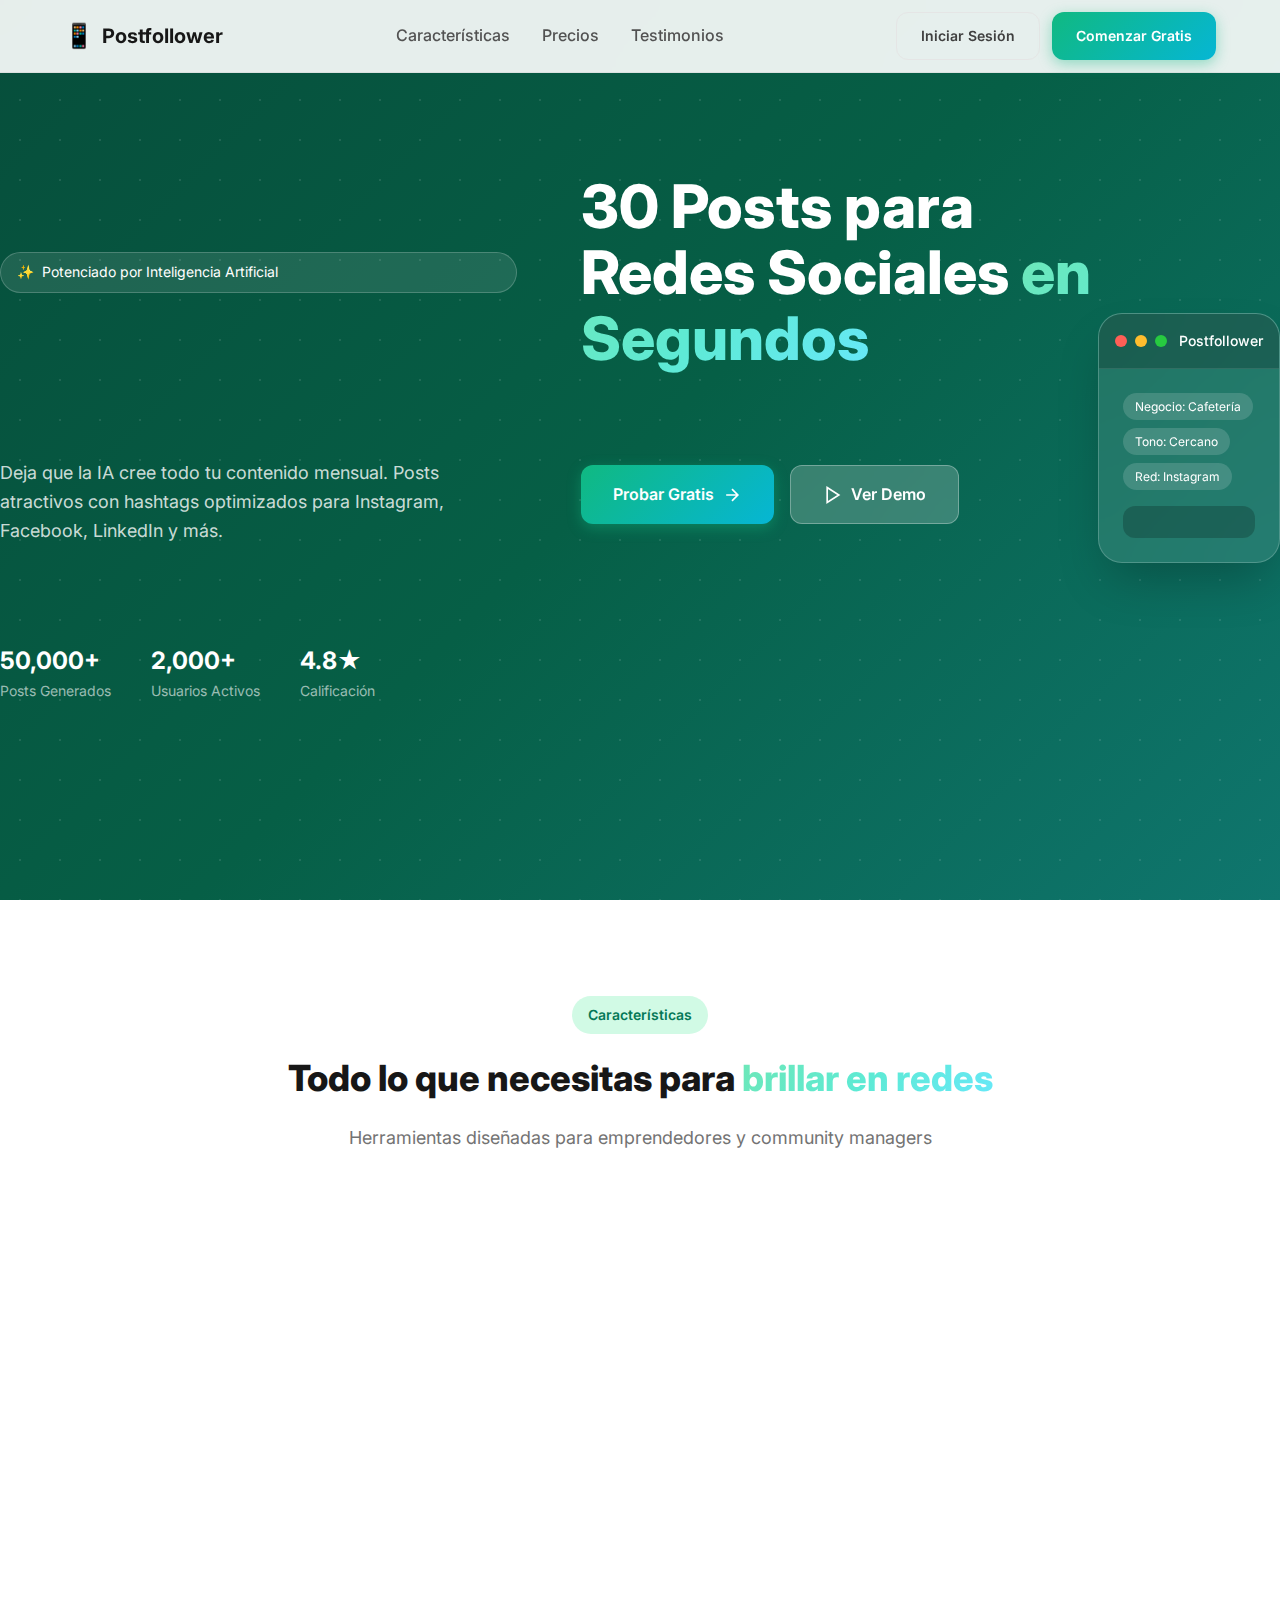
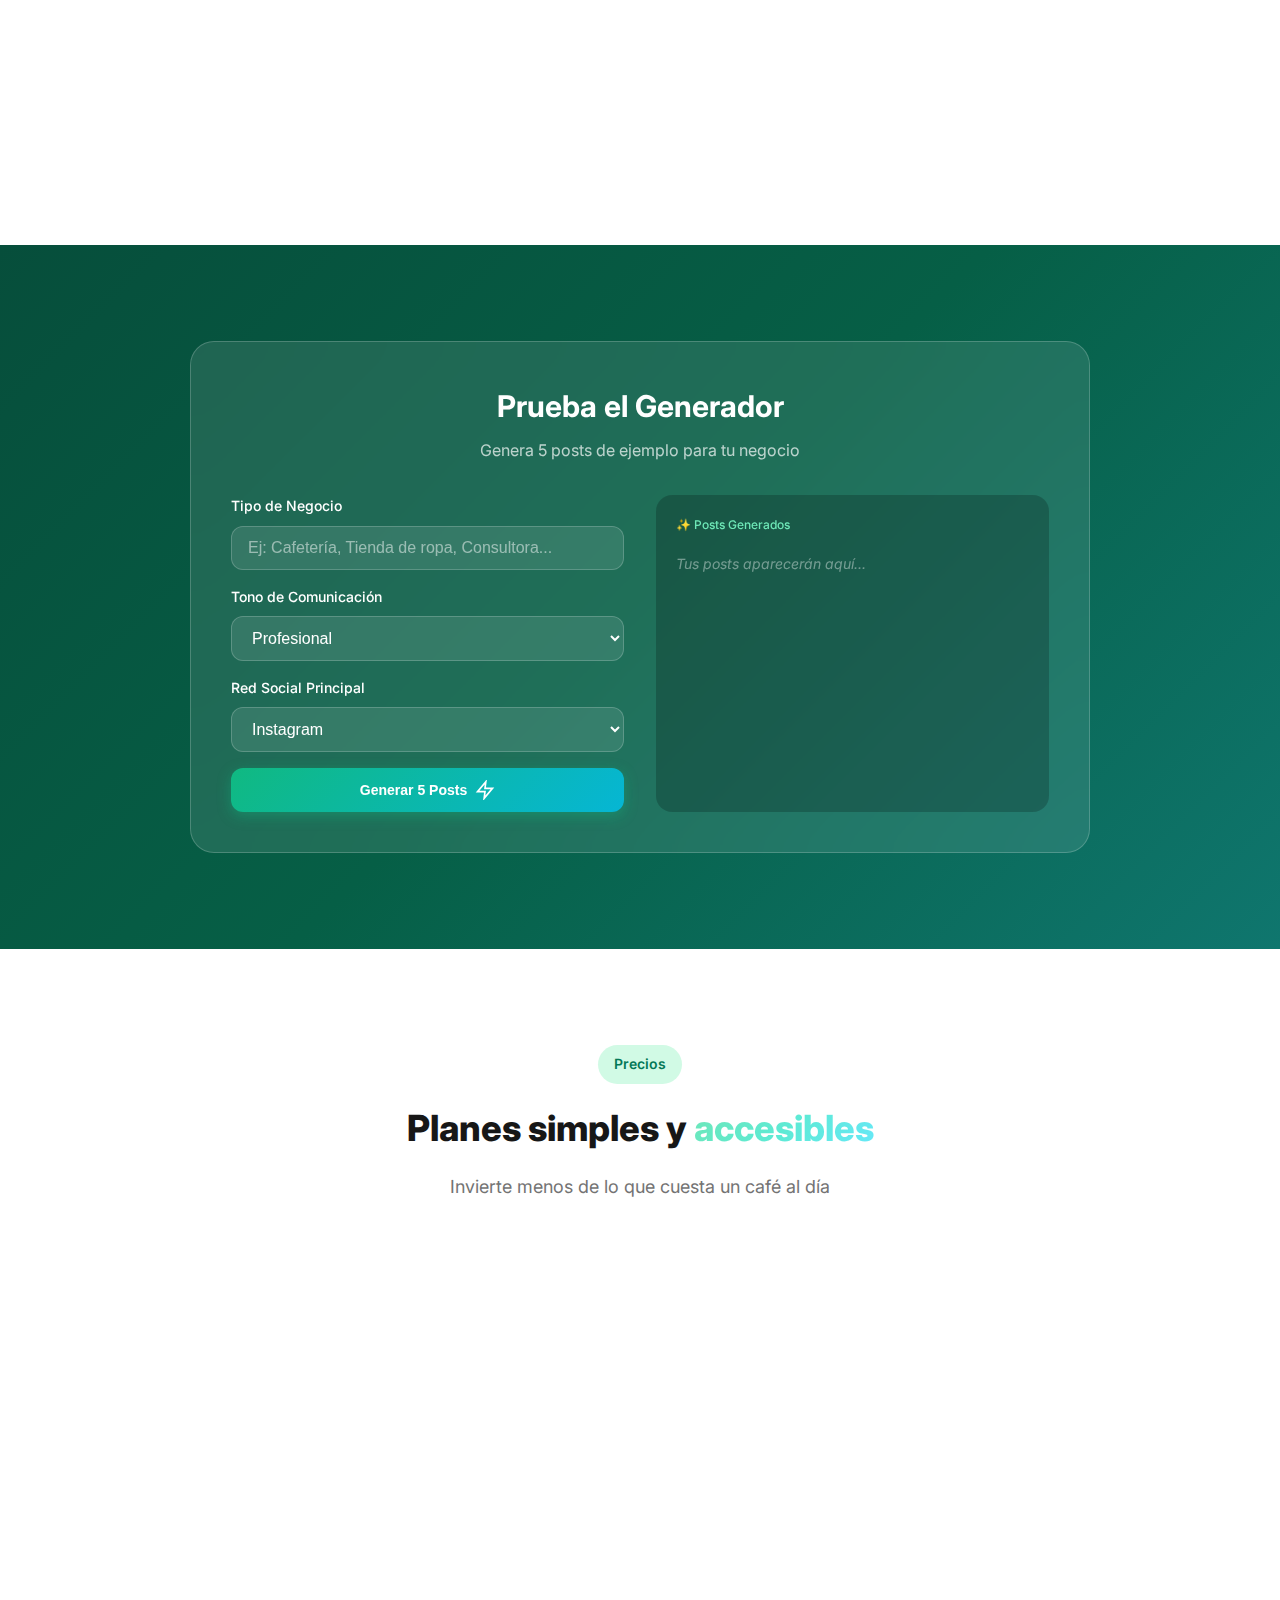
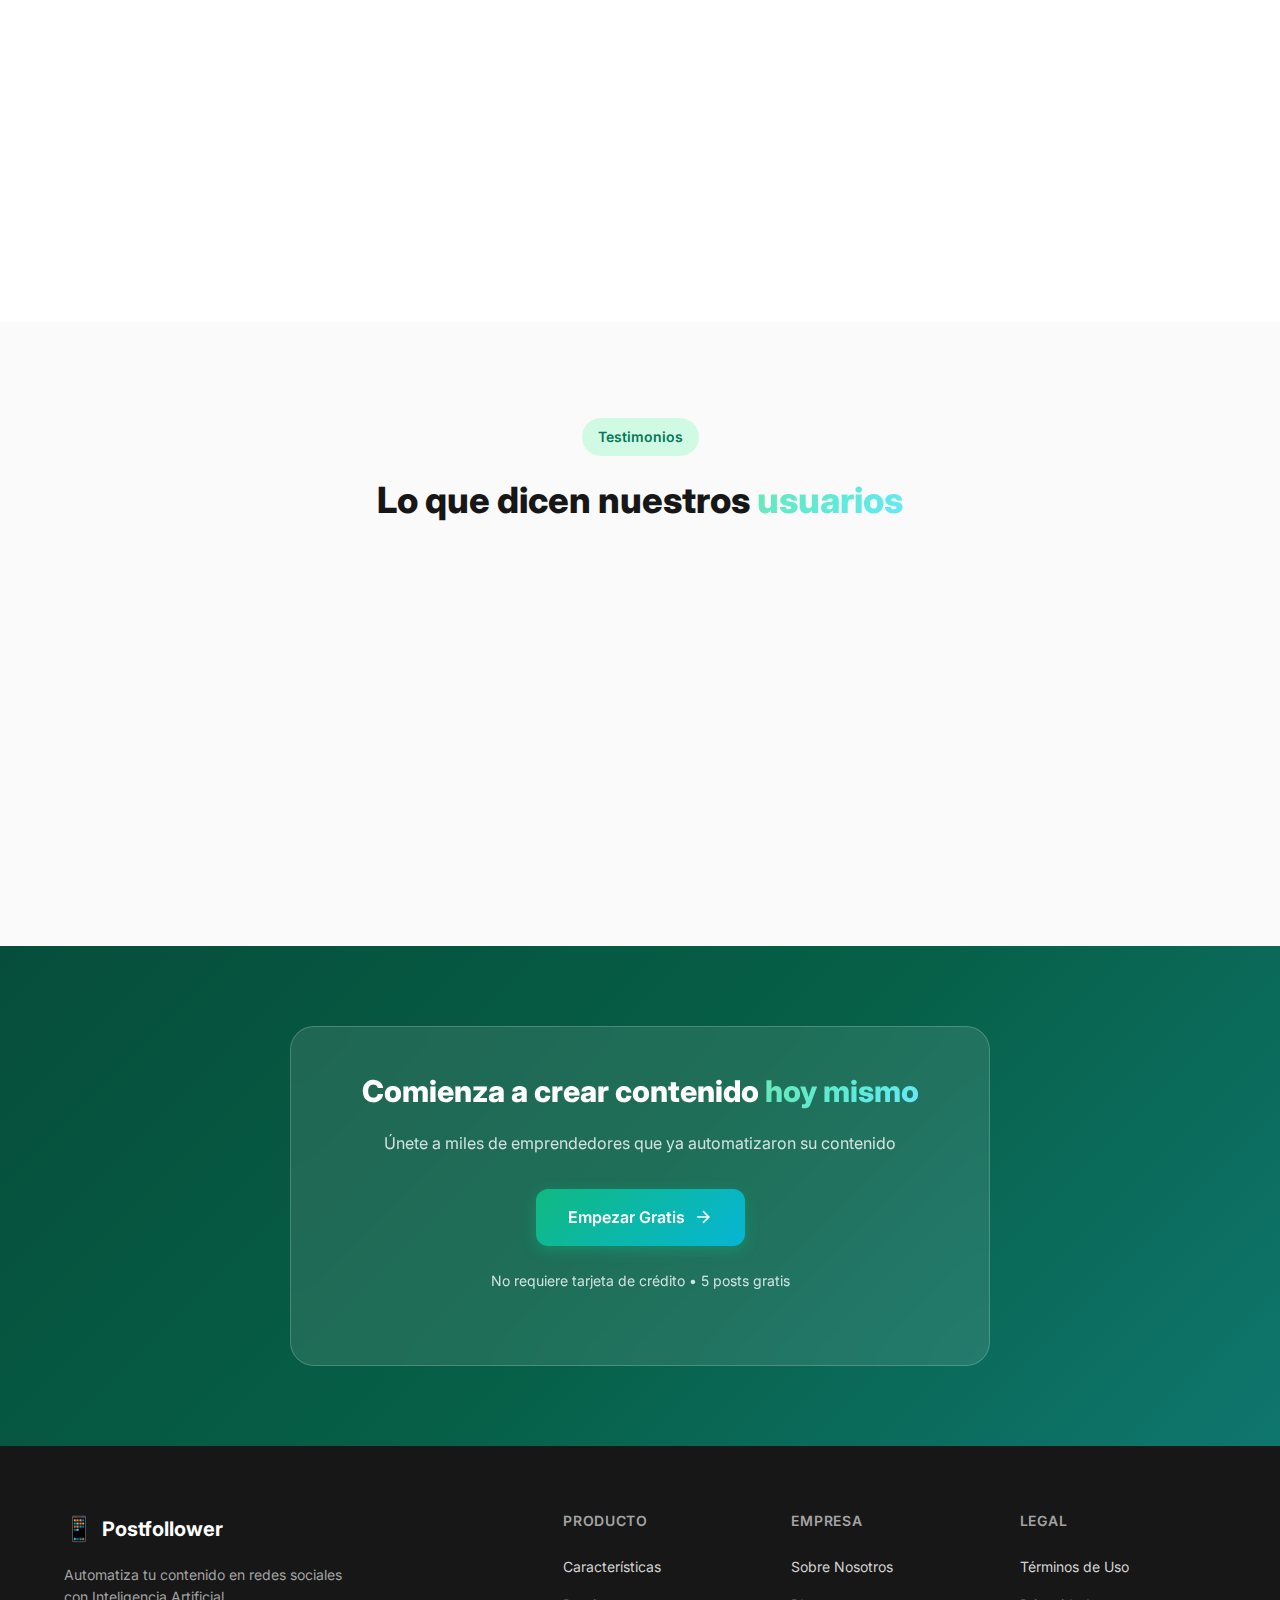
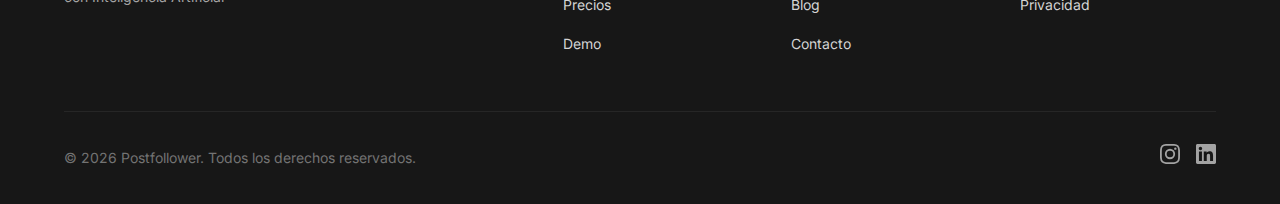
<file: index.html>
<!DOCTYPE html>
<html lang="es">
<head>
    <meta charset="UTF-8">
    <meta name="viewport" content="width=device-width, initial-scale=1.0">
    <meta name="description" content="Postfollower - Genera 30 posts profesionales para redes sociales con Inteligencia Artificial. Ahorra tiempo y crece tu marca.">
    <meta name="keywords" content="IA, inteligencia artificial, redes sociales, contenido, marketing, posts, Instagram, Facebook, LinkedIn">
    <meta name="author" content="Postfollower">
    <meta name="robots" content="index, follow">
    
    <!-- Open Graph -->
    <meta property="og:title" content="Postfollower - Contenido para Redes Sociales con IA">
    <meta property="og:description" content="Genera 30 posts profesionales para redes sociales en segundos con Inteligencia Artificial.">
    <meta property="og:type" content="website">
    <meta property="og:url" content="https://Postfollower.cl">
    
    <!-- Twitter Card -->
    <meta name="twitter:card" content="summary_large_image">
    <meta name="twitter:title" content="Postfollower - Contenido para Redes Sociales con IA">
    
    <title>Postfollower - Genera Contenido para Redes Sociales con IA</title>
    
    <link rel="icon" type="image/svg+xml" href="data:image/svg+xml,<svg xmlns='http://www.w3.org/2000/svg' viewBox='0 0 100 100'><text y='.9em' font-size='90'>📱</text></svg>">
    
    <link rel="preconnect" href="https://fonts.googleapis.com">
    <link rel="preconnect" href="https://fonts.gstatic.com" crossorigin>
    <link href="https://fonts.googleapis.com/css2?family=Inter:wght@300;400;500;600;700;800&display=swap" rel="stylesheet">
    
    <link rel="stylesheet" href="css/styles.css">
    
    <script type="application/ld+json">
    {
        "@context": "https://schema.org",
        "@type": "SoftwareApplication",
        "name": "Postfollower",
        "applicationCategory": "BusinessApplication",
        "operatingSystem": "Web",
        "offers": {
            "@type": "Offer",
            "price": "10000",
            "priceCurrency": "CLP"
        },
        "description": "Genera contenido profesional para redes sociales con Inteligencia Artificial"
    }
    </script>
</head>
<body>
    <!-- Navbar -->
    <nav class="navbar">
        <div class="container navbar-content">
            <a href="index.html" class="logo">
                <span class="logo-icon">📱</span>
                <span class="logo-text">Post<span class=\"logo-highlight\">follower</span></span>
            </a>
            <div class="nav-links">
                <a href="#features">Características</a>
                <a href="#pricing">Precios</a>
                <a href="#testimonials">Testimonios</a>
            </div>
            <div class="nav-buttons">
                <a href="dashboard.html" class="btn btn-ghost">Iniciar Sesión</a>
                <a href="dashboard.html" class="btn btn-primary">Comenzar Gratis</a>
            </div>
            <button class="mobile-menu-btn" id="mobileMenuBtn">
                <span></span><span></span><span></span>
            </button>
        </div>
    </nav>

    <!-- Mobile Menu -->
    <div class="mobile-menu" id="mobileMenu">
        <a href="#features">Características</a>
        <a href="#pricing">Precios</a>
        <a href="#testimonials">Testimonios</a>
        <a href="dashboard.html" class="btn btn-ghost">Iniciar Sesión</a>
        <a href="dashboard.html" class="btn btn-primary">Comenzar Gratis</a>
    </div>

    <!-- Hero Section -->
    <section class="hero">
        <div class="hero-bg">
            <div class="hero-gradient"></div>
            <div class="hero-pattern"></div>
        </div>
        <div class="container hero-content">
            <div class="hero-badge">
                <span class="badge-icon">✨</span>
                <span>Potenciado por Inteligencia Artificial</span>
            </div>
            <h1 class="hero-title">
                30 Posts para Redes Sociales
                <span class="gradient-text">en Segundos</span>
            </h1>
            <p class="hero-subtitle">
                Deja que la IA cree todo tu contenido mensual. Posts atractivos con hashtags 
                optimizados para Instagram, Facebook, LinkedIn y más.
            </p>
            <div class="hero-cta">
                <a href="dashboard.html" class="btn btn-primary btn-lg">
                    <span>Probar Gratis</span>
                    <svg width="20" height="20" viewBox="0 0 24 24" fill="none" stroke="currentColor" stroke-width="2">
                        <path d="M5 12h14M12 5l7 7-7 7"/>
                    </svg>
                </a>
                <a href="#demo" class="btn btn-glass btn-lg">
                    <svg width="20" height="20" viewBox="0 0 24 24" fill="none" stroke="currentColor" stroke-width="2">
                        <polygon points="5 3 19 12 5 21 5 3"/>
                    </svg>
                    <span>Ver Demo</span>
                </a>
            </div>
            <div class="hero-stats">
                <div class="stat">
                    <span class="stat-number">50,000+</span>
                    <span class="stat-label">Posts Generados</span>
                </div>
                <div class="stat">
                    <span class="stat-number">2,000+</span>
                    <span class="stat-label">Usuarios Activos</span>
                </div>
                <div class="stat">
                    <span class="stat-number">4.8★</span>
                    <span class="stat-label">Calificación</span>
                </div>
            </div>
        </div>
        <div class="hero-image">
            <div class="hero-card">
                <div class="card-header">
                    <div class="card-dots">
                        <span></span><span></span><span></span>
                    </div>
                    <span class="card-title">Postfollower</span>
                </div>
                <div class="card-content">
                    <div class="input-preview">
                        <span class="label">Negocio: Cafetería</span>
                        <span class="label">Tono: Cercano</span>
                        <span class="label">Red: Instagram</span>
                    </div>
                    <div class="output-preview">
                        <div class="typing-effect">
                            <p>☕ ¿Sabías que el café de especialidad tiene más de 800 compuestos aromáticos? 🌟 En nuestra cafetería seleccionamos solo los mejores granos de origen... #CaféDeEspecialidad #Coffee</p>
                        </div>
                    </div>
                </div>
            </div>
        </div>
    </section>

    <!-- Features Section -->
    <section class="features" id="features">
        <div class="container">
            <div class="section-header">
                <span class="section-badge">Características</span>
                <h2 class="section-title">Todo lo que necesitas para <span class="gradient-text">brillar en redes</span></h2>
                <p class="section-subtitle">Herramientas diseñadas para emprendedores y community managers</p>
            </div>
            <div class="features-grid">
                <div class="feature-card">
                    <div class="feature-icon">
                        <svg width="32" height="32" viewBox="0 0 24 24" fill="none" stroke="currentColor" stroke-width="2">
                            <rect x="3" y="4" width="18" height="18" rx="2" ry="2"/>
                            <line x1="16" y1="2" x2="16" y2="6"/>
                            <line x1="8" y1="2" x2="8" y2="6"/>
                            <line x1="3" y1="10" x2="21" y2="10"/>
                        </svg>
                    </div>
                    <h3>30 Posts al Instante</h3>
                    <p>Genera un mes completo de contenido en menos de 1 minuto. Nunca más te quedes sin ideas.</p>
                </div>
                <div class="feature-card">
                    <div class="feature-icon">
                        <svg width="32" height="32" viewBox="0 0 24 24" fill="none" stroke="currentColor" stroke-width="2">
                            <path d="M4 4h16c1.1 0 2 .9 2 2v12c0 1.1-.9 2-2 2H4c-1.1 0-2-.9-2-2V6c0-1.1.9-2 2-2z"/>
                            <polyline points="22,6 12,13 2,6"/>
                        </svg>
                    </div>
                    <h3>Multi-Plataforma</h3>
                    <p>Contenido optimizado para Instagram, Facebook, LinkedIn, Twitter y TikTok.</p>
                </div>
                <div class="feature-card">
                    <div class="feature-icon">
                        <svg width="32" height="32" viewBox="0 0 24 24" fill="none" stroke="currentColor" stroke-width="2">
                            <circle cx="12" cy="12" r="10"/>
                            <path d="M8 14s1.5 2 4 2 4-2 4-2"/>
                            <line x1="9" y1="9" x2="9.01" y2="9"/>
                            <line x1="15" y1="9" x2="15.01" y2="9"/>
                        </svg>
                    </div>
                    <h3>Tonos Personalizados</h3>
                    <p>Elige entre profesional, cercano, humorístico o inspiracional según tu marca.</p>
                </div>
                <div class="feature-card">
                    <div class="feature-icon">
                        <svg width="32" height="32" viewBox="0 0 24 24" fill="none" stroke="currentColor" stroke-width="2">
                            <line x1="4" y1="9" x2="20" y2="9"/>
                            <line x1="4" y1="15" x2="20" y2="15"/>
                            <line x1="10" y1="3" x2="8" y2="21"/>
                            <line x1="16" y1="3" x2="14" y2="21"/>
                        </svg>
                    </div>
                    <h3>Hashtags Optimizados</h3>
                    <p>Cada post incluye hashtags relevantes y trending para maximizar tu alcance.</p>
                </div>
                <div class="feature-card">
                    <div class="feature-icon">
                        <svg width="32" height="32" viewBox="0 0 24 24" fill="none" stroke="currentColor" stroke-width="2">
                            <path d="M21 15v4a2 2 0 0 1-2 2H5a2 2 0 0 1-2-2v-4"/>
                            <polyline points="7 10 12 15 17 10"/>
                            <line x1="12" y1="15" x2="12" y2="3"/>
                        </svg>
                    </div>
                    <h3>Exporta Fácilmente</h3>
                    <p>Descarga tu contenido en CSV, TXT o copia cada post con un solo clic.</p>
                </div>
                <div class="feature-card">
                    <div class="feature-icon">
                        <svg width="32" height="32" viewBox="0 0 24 24" fill="none" stroke="currentColor" stroke-width="2">
                            <path d="M12 2L2 7l10 5 10-5-10-5zM2 17l10 5 10-5M2 12l10 5 10-5"/>
                        </svg>
                    </div>
                    <h3>Categorías Variadas</h3>
                    <p>Posts educativos, promocionales, engagement, historias y más para mantener variedad.</p>
                </div>
            </div>
        </div>
    </section>

    <!-- Demo Section -->
    <section class="demo" id="demo">
        <div class="container">
            <div class="demo-card glass-card">
                <div class="demo-header">
                    <h2>Prueba el Generador</h2>
                    <p>Genera 5 posts de ejemplo para tu negocio</p>
                </div>
                <div class="demo-content">
                    <div class="demo-form">
                        <div class="form-group">
                            <label for="demoNegocio">Tipo de Negocio</label>
                            <input type="text" id="demoNegocio" placeholder="Ej: Cafetería, Tienda de ropa, Consultora...">
                        </div>
                        <div class="form-group">
                            <label for="demoTono">Tono de Comunicación</label>
                            <select id="demoTono">
                                <option value="profesional">Profesional</option>
                                <option value="cercano">Cercano y Amigable</option>
                                <option value="inspiracional">Inspiracional</option>
                                <option value="humoristico">Humorístico</option>
                            </select>
                        </div>
                        <div class="form-group">
                            <label for="demoRed">Red Social Principal</label>
                            <select id="demoRed">
                                <option value="instagram">Instagram</option>
                                <option value="facebook">Facebook</option>
                                <option value="linkedin">LinkedIn</option>
                                <option value="twitter">Twitter/X</option>
                            </select>
                        </div>
                        <button class="btn btn-primary btn-block" id="demoGenerateBtn">
                            <span>Generar 5 Posts</span>
                            <svg width="20" height="20" viewBox="0 0 24 24" fill="none" stroke="currentColor" stroke-width="2">
                                <path d="M13 2L3 14h9l-1 8 10-12h-9l1-8z"/>
                            </svg>
                        </button>
                    </div>
                    <div class="demo-result">
                        <div class="result-header">
                            <span class="result-badge">✨ Posts Generados</span>
                        </div>
                        <div class="result-content" id="demoResult">
                            <p class="placeholder-text">Tus posts aparecerán aquí...</p>
                        </div>
                    </div>
                </div>
            </div>
        </div>
    </section>

    <!-- Pricing Section -->
    <section class="pricing" id="pricing">
        <div class="container">
            <div class="section-header">
                <span class="section-badge">Precios</span>
                <h2 class="section-title">Planes simples y <span class="gradient-text">accesibles</span></h2>
                <p class="section-subtitle">Invierte menos de lo que cuesta un café al día</p>
            </div>
            <div class="pricing-grid">
                <div class="pricing-card">
                    <div class="pricing-header">
                        <h3>Gratis</h3>
                        <div class="pricing-price">
                            <span class="price">$0</span>
                            <span class="period">/mes</span>
                        </div>
                        <p class="pricing-desc">Para probar</p>
                    </div>
                    <ul class="pricing-features">
                        <li><svg width="16" height="16" viewBox="0 0 24 24" fill="none" stroke="currentColor" stroke-width="2"><polyline points="20 6 9 17 4 12"/></svg> 5 posts por mes</li>
                        <li><svg width="16" height="16" viewBox="0 0 24 24" fill="none" stroke="currentColor" stroke-width="2"><polyline points="20 6 9 17 4 12"/></svg> 1 red social</li>
                        <li><svg width="16" height="16" viewBox="0 0 24 24" fill="none" stroke="currentColor" stroke-width="2"><polyline points="20 6 9 17 4 12"/></svg> Hashtags básicos</li>
                    </ul>
                    <a href="dashboard.html" class="btn btn-ghost btn-block">Comenzar Gratis</a>
                </div>
                <div class="pricing-card popular">
                    <div class="popular-badge">Más Popular</div>
                    <div class="pricing-header">
                        <h3>Emprendedor</h3>
                        <div class="pricing-price">
                            <span class="price">$10.000</span>
                            <span class="period">/mes</span>
                        </div>
                        <p class="pricing-desc">Para negocios en crecimiento</p>
                    </div>
                    <ul class="pricing-features">
                        <li><svg width="16" height="16" viewBox="0 0 24 24" fill="none" stroke="currentColor" stroke-width="2"><polyline points="20 6 9 17 4 12"/></svg> 30 posts por mes</li>
                        <li><svg width="16" height="16" viewBox="0 0 24 24" fill="none" stroke="currentColor" stroke-width="2"><polyline points="20 6 9 17 4 12"/></svg> Todas las redes sociales</li>
                        <li><svg width="16" height="16" viewBox="0 0 24 24" fill="none" stroke="currentColor" stroke-width="2"><polyline points="20 6 9 17 4 12"/></svg> Hashtags optimizados</li>
                        <li><svg width="16" height="16" viewBox="0 0 24 24" fill="none" stroke="currentColor" stroke-width="2"><polyline points="20 6 9 17 4 12"/></svg> Exportar contenido</li>
                    </ul>
                    <a href="dashboard.html" class="btn btn-primary btn-block">Elegir Plan</a>
                </div>
                <div class="pricing-card">
                    <div class="pricing-header">
                        <h3>Agencia</h3>
                        <div class="pricing-price">
                            <span class="price">$25.000</span>
                            <span class="period">/mes</span>
                        </div>
                        <p class="pricing-desc">Para profesionales</p>
                    </div>
                    <ul class="pricing-features">
                        <li><svg width="16" height="16" viewBox="0 0 24 24" fill="none" stroke="currentColor" stroke-width="2"><polyline points="20 6 9 17 4 12"/></svg> Posts ilimitados</li>
                        <li><svg width="16" height="16" viewBox="0 0 24 24" fill="none" stroke="currentColor" stroke-width="2"><polyline points="20 6 9 17 4 12"/></svg> Múltiples perfiles</li>
                        <li><svg width="16" height="16" viewBox="0 0 24 24" fill="none" stroke="currentColor" stroke-width="2"><polyline points="20 6 9 17 4 12"/></svg> Calendario de contenido</li>
                        <li><svg width="16" height="16" viewBox="0 0 24 24" fill="none" stroke="currentColor" stroke-width="2"><polyline points="20 6 9 17 4 12"/></svg> Soporte prioritario</li>
                        <li><svg width="16" height="16" viewBox="0 0 24 24" fill="none" stroke="currentColor" stroke-width="2"><polyline points="20 6 9 17 4 12"/></svg> API access</li>
                    </ul>
                    <a href="dashboard.html" class="btn btn-ghost btn-block">Contactar</a>
                </div>
            </div>
        </div>
    </section>

    <!-- Testimonials -->
    <section class="testimonials" id="testimonials">
        <div class="container">
            <div class="section-header">
                <span class="section-badge">Testimonios</span>
                <h2 class="section-title">Lo que dicen nuestros <span class="gradient-text">usuarios</span></h2>
            </div>
            <div class="testimonials-grid">
                <div class="testimonial-card">
                    <div class="testimonial-content">
                        <div class="stars">★★★★★</div>
                        <p>"Pasé de gastar 4 horas semanales pensando en qué publicar a tenerlo listo en 5 minutos. Increíble herramienta."</p>
                    </div>
                    <div class="testimonial-author">
                        <div class="author-avatar">PS</div>
                        <div class="author-info">
                            <span class="author-name">Paulina Soto</span>
                            <span class="author-role">Dueña de Tienda Online</span>
                        </div>
                    </div>
                </div>
                <div class="testimonial-card">
                    <div class="testimonial-content">
                        <div class="stars">★★★★★</div>
                        <p>"Manejo 5 cuentas de clientes y Postfollower me ahorra al menos 10 horas a la semana. Vale cada peso."</p>
                    </div>
                    <div class="testimonial-author">
                        <div class="author-avatar">DM</div>
                        <div class="author-info">
                            <span class="author-name">Diego Martínez</span>
                            <span class="author-role">Community Manager Freelance</span>
                        </div>
                    </div>
                </div>
                <div class="testimonial-card">
                    <div class="testimonial-content">
                        <div class="stars">★★★★★</div>
                        <p>"Los hashtags que genera realmente funcionan. He visto un aumento real en el alcance de mis publicaciones."</p>
                    </div>
                    <div class="testimonial-author">
                        <div class="author-avatar">ML</div>
                        <div class="author-info">
                            <span class="author-name">Marcela López</span>
                            <span class="author-role">Coach de Vida</span>
                        </div>
                    </div>
                </div>
            </div>
        </div>
    </section>

    <!-- CTA -->
    <section class="cta">
        <div class="container">
            <div class="cta-content glass-card">
                <h2>Comienza a crear contenido <span class="gradient-text">hoy mismo</span></h2>
                <p>Únete a miles de emprendedores que ya automatizaron su contenido</p>
                <div class="cta-buttons">
                    <a href="dashboard.html" class="btn btn-primary btn-lg">
                        <span>Empezar Gratis</span>
                        <svg width="20" height="20" viewBox="0 0 24 24" fill="none" stroke="currentColor" stroke-width="2">
                            <path d="M5 12h14M12 5l7 7-7 7"/>
                        </svg>
                    </a>
                </div>
                <p class="cta-note">No requiere tarjeta de crédito • 5 posts gratis</p>
            </div>
        </div>
    </section>

    <!-- Footer -->
    <footer class="footer">
        <div class="container">
            <div class="footer-content">
                <div class="footer-brand">
                    <a href="index.html" class="logo">
                        <span class="logo-icon">📱</span>
                        <span class="logo-text">Post<span class=\"logo-highlight\">follower</span></span>
                    </a>
                    <p>Automatiza tu contenido en redes sociales con Inteligencia Artificial</p>
                </div>
                <div class="footer-links">
                    <div class="footer-column">
                        <h4>Producto</h4>
                        <a href="#features">Características</a>
                        <a href="#pricing">Precios</a>
                        <a href="#demo">Demo</a>
                    </div>
                    <div class="footer-column">
                        <h4>Empresa</h4>
                        <a href="#">Sobre Nosotros</a>
                        <a href="#">Blog</a>
                        <a href="#">Contacto</a>
                    </div>
                    <div class="footer-column">
                        <h4>Legal</h4>
                        <a href="#">Términos de Uso</a>
                        <a href="#">Privacidad</a>
                    </div>
                </div>
            </div>
            <div class="footer-bottom">
                <p>&copy; 2026 Postfollower. Todos los derechos reservados.</p>
                <div class="social-links">
                    <a href="#" aria-label="Instagram">
                        <svg width="20" height="20" viewBox="0 0 24 24" fill="currentColor">
                            <path d="M12 2.163c3.204 0 3.584.012 4.85.07 3.252.148 4.771 1.691 4.919 4.919.058 1.265.069 1.645.069 4.849 0 3.205-.012 3.584-.069 4.849-.149 3.225-1.664 4.771-4.919 4.919-1.266.058-1.644.07-4.85.07-3.204 0-3.584-.012-4.849-.07-3.26-.149-4.771-1.699-4.919-4.92-.058-1.265-.07-1.644-.07-4.849 0-3.204.013-3.583.07-4.849.149-3.227 1.664-4.771 4.919-4.919 1.266-.057 1.645-.069 4.849-.069zM12 0C8.741 0 8.333.014 7.053.072 2.695.272.273 2.69.073 7.052.014 8.333 0 8.741 0 12c0 3.259.014 3.668.072 4.948.2 4.358 2.618 6.78 6.98 6.98C8.333 23.986 8.741 24 12 24c3.259 0 3.668-.014 4.948-.072 4.354-.2 6.782-2.618 6.979-6.98.059-1.28.073-1.689.073-4.948 0-3.259-.014-3.667-.072-4.947-.196-4.354-2.617-6.78-6.979-6.98C15.668.014 15.259 0 12 0zm0 5.838a6.162 6.162 0 100 12.324 6.162 6.162 0 000-12.324zM12 16a4 4 0 110-8 4 4 0 010 8zm6.406-11.845a1.44 1.44 0 100 2.881 1.44 1.44 0 000-2.881z"/>
                        </svg>
                    </a>
                    <a href="#" aria-label="LinkedIn">
                        <svg width="20" height="20" viewBox="0 0 24 24" fill="currentColor">
                            <path d="M20.447 20.452h-3.554v-5.569c0-1.328-.027-3.037-1.852-3.037-1.853 0-2.136 1.445-2.136 2.939v5.667H9.351V9h3.414v1.561h.046c.477-.9 1.637-1.85 3.37-1.85 3.601 0 4.267 2.37 4.267 5.455v6.286zM5.337 7.433c-1.144 0-2.063-.926-2.063-2.065 0-1.138.92-2.063 2.063-2.063 1.14 0 2.064.925 2.064 2.063 0 1.139-.925 2.065-2.064 2.065zm1.782 13.019H3.555V9h3.564v11.452zM22.225 0H1.771C.792 0 0 .774 0 1.729v20.542C0 23.227.792 24 1.771 24h20.451C23.2 24 24 23.227 24 22.271V1.729C24 .774 23.2 0 22.222 0h.003z"/>
                        </svg>
                    </a>
                </div>
            </div>
        </div>
    </footer>

    <script src="js/main.js"></script>
</body>
</html>
</file>
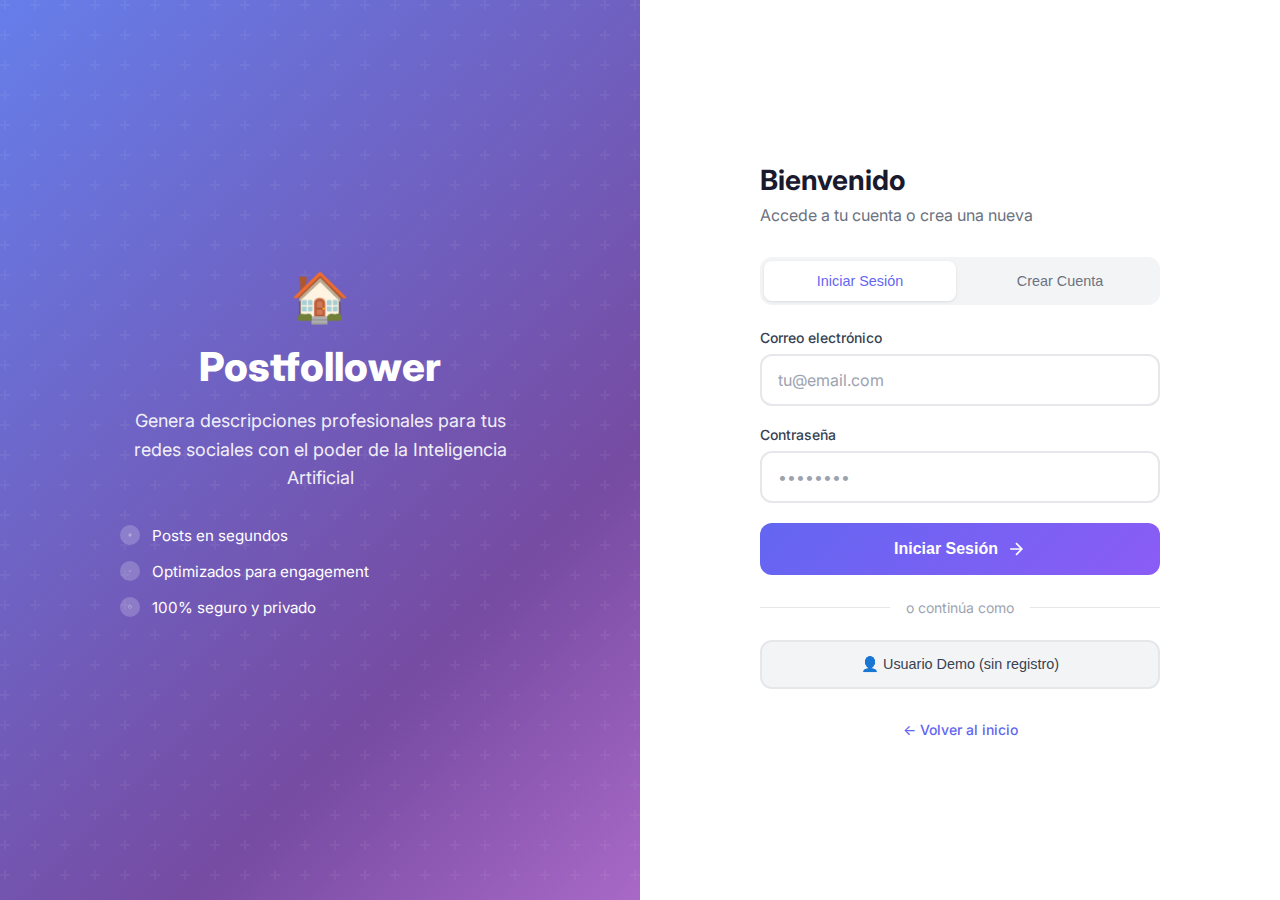
<file: dashboard.html>
<!DOCTYPE html>
<html lang="es">
<head>
    <meta charset="UTF-8">
    <meta name="viewport" content="width=device-width, initial-scale=1.0">
    <title>Dashboard | Postfollower</title>
    <link rel="icon" type="image/svg+xml" href="data:image/svg+xml,<svg xmlns='http://www.w3.org/2000/svg' viewBox='0 0 100 100'><text y='.9em' font-size='90'>📱</text></svg>">
    <link href="https://fonts.googleapis.com/css2?family=Inter:wght@300;400;500;600;700;800&display=swap" rel="stylesheet">
    <style>
        * { margin: 0; padding: 0; box-sizing: border-box; }
        body { font-family: 'Inter', sans-serif; background: #f0fdf4; min-height: 100vh; }
        
        .app { display: flex; min-height: 100vh; }
        
        .sidebar { width: 260px; background: linear-gradient(180deg, #064e3b 0%, #059669 100%); color: white; padding: 1.5rem; display: flex; flex-direction: column; position: fixed; height: 100vh; }
        
        .logo { display: flex; align-items: center; gap: 0.75rem; text-decoration: none; color: white; margin-bottom: 2rem; }
        .logo-icon { font-size: 1.75rem; }
        .logo-text { font-size: 1.2rem; font-weight: 700; }
        .logo-highlight { color: #6ee7b7; }
        
        .nav { flex: 1; }
        .nav a { display: flex; align-items: center; gap: 0.75rem; padding: 0.875rem 1rem; border-radius: 0.75rem; color: rgba(255,255,255,0.7); text-decoration: none; margin-bottom: 0.5rem; transition: all 0.2s; }
        .nav a:hover { background: rgba(255,255,255,0.1); color: white; }
        .nav a.active { background: rgba(255,255,255,0.15); color: white; font-weight: 500; }
        
        .sidebar-footer { border-top: 1px solid rgba(255,255,255,0.1); padding-top: 1.5rem; }
        .user-card { display: flex; align-items: center; gap: 0.75rem; margin-bottom: 1rem; }
        .user-avatar { width: 40px; height: 40px; background: linear-gradient(135deg, #10b981, #34d399); border-radius: 50%; display: flex; align-items: center; justify-content: center; font-weight: 600; }
        .user-name { font-weight: 500; font-size: 0.9rem; }
        .user-plan { font-size: 0.75rem; color: #6ee7b7; }
        .btn-logout { width: 100%; padding: 0.75rem; background: rgba(255,255,255,0.1); border: none; color: white; border-radius: 0.5rem; cursor: pointer; font-size: 0.875rem; }
        
        .main { flex: 1; margin-left: 260px; padding: 2rem; }
        
        .header { margin-bottom: 2rem; }
        .header h1 { font-size: 1.75rem; font-weight: 700; color: #064e3b; margin-bottom: 0.5rem; }
        .header p { color: #6b7280; }
        
        .stats { display: grid; grid-template-columns: repeat(4, 1fr); gap: 1.5rem; margin-bottom: 2rem; }
        .stat-card { background: white; padding: 1.5rem; border-radius: 1rem; box-shadow: 0 1px 3px rgba(0,0,0,0.05); }
        .stat-label { font-size: 0.875rem; color: #64748b; margin-bottom: 0.5rem; }
        .stat-value { font-size: 2rem; font-weight: 700; color: #1e293b; }
        .stat-value.highlight { color: #10b981; }
        
        .content-grid { display: grid; grid-template-columns: 1fr 1fr; gap: 2rem; }
        
        .panel { background: white; padding: 1.5rem; border-radius: 1rem; box-shadow: 0 1px 3px rgba(0,0,0,0.05); }
        .panel-title { font-size: 1.1rem; font-weight: 600; color: #064e3b; margin-bottom: 1.25rem; }
        
        .form-group { margin-bottom: 1rem; }
        .form-group label { display: block; font-size: 0.8rem; font-weight: 500; color: #374151; margin-bottom: 0.4rem; }
        .form-group input, .form-group select { width: 100%; padding: 0.7rem; font-size: 0.9rem; border: 1.5px solid #e5e7eb; border-radius: 0.5rem; outline: none; }
        .form-group input:focus, .form-group select:focus { border-color: #10b981; }
        .form-row { display: grid; grid-template-columns: 1fr 1fr; gap: 0.75rem; }
        
        .btn-generate { width: 100%; padding: 0.9rem; font-size: 0.95rem; font-weight: 600; color: white; background: linear-gradient(135deg, #10b981, #059669); border: none; border-radius: 0.75rem; cursor: pointer; display: flex; align-items: center; justify-content: center; gap: 0.5rem; transition: all 0.2s; margin-top: 0.5rem; }
        .btn-generate:hover { transform: translateY(-2px); box-shadow: 0 8px 20px -5px rgba(16, 185, 129, 0.4); }
        .btn-generate:disabled { opacity: 0.6; cursor: not-allowed; transform: none; }
        
        .result-box { background: #f0fdf4; border-radius: 0.75rem; padding: 1rem; max-height: 400px; overflow-y: auto; }
        .result-header { display: flex; justify-content: space-between; align-items: center; margin-bottom: 0.75rem; }
        .credits-badge { font-size: 0.8rem; color: #10b981; font-weight: 500; }
        .btn-export { padding: 0.4rem 0.75rem; background: #10b981; color: white; border: none; border-radius: 0.4rem; cursor: pointer; font-size: 0.8rem; }
        
        .post-card { background: white; padding: 0.9rem; border-radius: 0.6rem; margin-bottom: 0.75rem; border: 1px solid #e5e7eb; }
        .post-header { display: flex; justify-content: space-between; font-size: 0.7rem; color: #6b7280; margin-bottom: 0.4rem; }
        .post-content { font-size: 0.85rem; line-height: 1.5; color: #374151; }
        .post-hashtags { margin-top: 0.5rem; font-size: 0.75rem; color: #10b981; }
        .post-copy { background: none; border: none; cursor: pointer; font-size: 0.7rem; color: #10b981; }
        
        .no-credits { background: linear-gradient(135deg, #fef3c7, #fde68a); padding: 1rem; border-radius: 0.75rem; display: flex; align-items: center; gap: 1rem; margin-bottom: 1.5rem; }
        .no-credits strong { color: #92400e; }
        .no-credits p { font-size: 0.8rem; color: #a16207; }
        .btn-upgrade { padding: 0.6rem 1.25rem; background: #f59e0b; color: white; border: none; border-radius: 0.5rem; cursor: pointer; font-weight: 600; font-size: 0.85rem; }
        
        .history-item { background: #f0fdf4; padding: 0.9rem; border-radius: 0.5rem; margin-bottom: 0.75rem; cursor: pointer; border: 1px solid transparent; transition: all 0.2s; }
        .history-item:hover { border-color: #6ee7b7; }
        .history-meta { display: flex; justify-content: space-between; font-size: 0.75rem; color: #64748b; margin-bottom: 0.4rem; }
        .history-preview { font-size: 0.8rem; color: #374151; }
        
        .plan-limit { background: #fef3c7; padding: 0.5rem 0.75rem; border-radius: 0.4rem; font-size: 0.75rem; color: #92400e; margin-bottom: 0.75rem; }
        
        .spinner { width: 18px; height: 18px; border: 2px solid rgba(255,255,255,0.3); border-top-color: white; border-radius: 50%; animation: spin 1s linear infinite; }
        @keyframes spin { to { transform: rotate(360deg); } }
        
        .toast { position: fixed; bottom: 2rem; right: 2rem; padding: 1rem 1.5rem; background: #064e3b; color: white; border-radius: 0.75rem; font-size: 0.9rem; z-index: 1000; }
        
        @media (max-width: 1024px) { .stats { grid-template-columns: repeat(2, 1fr); } .content-grid { grid-template-columns: 1fr; } }
        @media (max-width: 768px) { .sidebar { display: none; } .main { margin-left: 0; } }
        
        .section { display: none; }
        .section.active { display: block; }
    </style>
</head>
<body>
    <div class="app">
        <aside class="sidebar">
            <a href="index.html" class="logo">
                <span class="logo-icon">📱</span>
                <span class="logo-text">Post<span class="logo-highlight">follower</span></span>
            </a>
            <nav class="nav">
                <a href="#" class="active" onclick="showSection('generator')">
                    <svg width="18" height="18" viewBox="0 0 24 24" fill="none" stroke="currentColor" stroke-width="2"><path d="M13 2L3 14h9l-1 8 10-12h-9l1-8z"/></svg>
                    Generador
                </a>
                <a href="#" onclick="showSection('history')">
                    <svg width="18" height="18" viewBox="0 0 24 24" fill="none" stroke="currentColor" stroke-width="2"><circle cx="12" cy="12" r="10"/><polyline points="12 6 12 12 16 14"/></svg>
                    Historial
                </a>
                <a href="planes.html">
                    <svg width="18" height="18" viewBox="0 0 24 24" fill="none" stroke="currentColor" stroke-width="2"><path d="M12 2v20M17 5H9.5a3.5 3.5 0 0 0 0 7h5a3.5 3.5 0 0 1 0 7H6"/></svg>
                    Mejorar Plan
                </a>
            </nav>
            <div class="sidebar-footer">
                <div class="user-card">
                    <div class="user-avatar" id="userAvatar">U</div>
                    <div>
                        <div class="user-name" id="userName">Usuario</div>
                        <div class="user-plan" id="userPlan">Plan Gratis</div>
                    </div>
                </div>
                <button class="btn-logout" onclick="logout()">Cerrar Sesión</button>
            </div>
        </aside>
        
        <main class="main">
            <div id="generatorSection" class="section active">
                <div class="header">
                    <h1>📱 Generador de Posts</h1>
                    <p>Crea contenido profesional para tus redes sociales</p>
                </div>
                
                <div class="stats">
                    <div class="stat-card">
                        <div class="stat-label">Créditos</div>
                        <div class="stat-value highlight" id="credits">5</div>
                    </div>
                    <div class="stat-card">
                        <div class="stat-label">Posts Generados</div>
                        <div class="stat-value" id="totalPosts">0</div>
                    </div>
                    <div class="stat-card">
                        <div class="stat-label">Este Mes</div>
                        <div class="stat-value" id="monthPosts">0</div>
                    </div>
                    <div class="stat-card">
                        <div class="stat-label">Plan</div>
                        <div class="stat-value" style="font-size: 1.1rem;" id="planName">Gratis</div>
                    </div>
                </div>
                
                <div id="noCreditsAlert" class="no-credits" style="display: none;">
                    <div style="flex:1;"><strong>⚠️ Sin créditos</strong><p>Mejora tu plan</p></div>
                    <button class="btn-upgrade" onclick="location.href='planes.html'">Mejorar</button>
                </div>
                
                <div class="content-grid">
                    <div class="panel">
                        <div class="panel-title">📝 Configura tu Contenido</div>
                        <form id="genForm">
                            <div class="form-group">
                                <label>Tipo de Negocio</label>
                                <input type="text" id="businessType" placeholder="Cafetería, Tienda de ropa, Coaching..." required>
                            </div>
                            <div class="form-group">
                                <label>Descripción (opcional)</label>
                                <input type="text" id="businessDesc" placeholder="Café de especialidad en Providencia">
                            </div>
                            <div class="form-row">
                                <div class="form-group">
                                    <label>Red Social</label>
                                    <select id="network">
                                        <option value="instagram">Instagram</option>
                                        <option value="facebook">Facebook</option>
                                        <option value="linkedin">LinkedIn</option>
                                        <option value="twitter">Twitter/X</option>
                                    </select>
                                </div>
                                <div class="form-group">
                                    <label>Posts</label>
                                    <select id="postCount"></select>
                                </div>
                            </div>
                            <div class="form-group">
                                <label>Tono</label>
                                <select id="tone">
                                    <option value="profesional">Profesional</option>
                                    <option value="cercano">Cercano</option>
                                    <option value="inspiracional">Inspiracional</option>
                                    <option value="humoristico">Humorístico</option>
                                </select>
                            </div>
                            <div id="planLimit" class="plan-limit" style="display:none;"></div>
                            <button type="submit" class="btn-generate" id="genBtn">
                                <svg width="18" height="18" viewBox="0 0 24 24" fill="none" stroke="currentColor" stroke-width="2"><path d="M13 2L3 14h9l-1 8 10-12h-9l1-8z"/></svg>
                                Generar Posts
                            </button>
                        </form>
                    </div>
                    
                    <div class="panel">
                        <div class="result-header">
                            <span class="credits-badge" id="creditsLabel">5 créditos</span>
                            <button class="btn-export" id="exportBtn" style="display:none;" onclick="exportPosts()">📥 Exportar</button>
                        </div>
                        <div class="result-box" id="result">
                            <p style="color:#9ca3af; text-align:center; padding:3rem;">Tus posts aparecerán aquí...</p>
                        </div>
                    </div>
                </div>
            </div>
            
            <div id="historySection" class="section">
                <div class="header">
                    <h1>📜 Historial</h1>
                    <p>Todos tus posts generados</p>
                </div>
                <div class="panel">
                    <div id="historyList">
                        <p style="color:#9ca3af; text-align:center; padding:2rem;">No tienes generaciones aún</p>
                    </div>
                </div>
            </div>
        </main>
    </div>
    
    <script>
        const API_URL = window.location.hostname === 'localhost' ? 'http://localhost:3000' : 'https://saas-backend-wc0y.onrender.com';
        let user = null;
        let generatedPosts = [];
        
        const PLAN_LIMITS = { gratis: 5, emprendedor: 15, agencia: 30 };
        
        function checkAuth() {
            const userData = localStorage.getItem('postfollower_user');
            if (!userData) { window.location.href = 'login.html'; return; }
            user = JSON.parse(userData);
            if (user.credits === undefined) user.credits = 5;
            updateUI();
            updatePlanOptions();
            loadHistory();
        }
        
        function updateUI() {
            document.getElementById('userName').textContent = user.name || 'Usuario';
            document.getElementById('userAvatar').textContent = (user.name || 'U')[0].toUpperCase();
            document.getElementById('userPlan').textContent = 'Plan ' + (user.plan || 'Gratis');
            document.getElementById('credits').textContent = user.credits;
            document.getElementById('creditsLabel').textContent = user.credits + ' créditos';
            document.getElementById('planName').textContent = user.plan || 'Gratis';
            document.getElementById('totalPosts').textContent = user.totalPosts || 0;
            document.getElementById('monthPosts').textContent = user.monthPosts || 0;
            
            if (user.credits <= 0) {
                document.getElementById('noCreditsAlert').style.display = 'flex';
                document.getElementById('genBtn').disabled = true;
            }
        }
        
        function updatePlanOptions() {
            const plan = (user.plan || 'gratis').toLowerCase();
            const select = document.getElementById('postCount');
            const limit = document.getElementById('planLimit');
            
            if (plan === 'gratis') {
                select.innerHTML = '<option value="5">5 posts</option>';
                limit.style.display = 'block';
                limit.textContent = '⚡ Plan Gratis: máximo 5 posts. Mejora para generar hasta 30.';
            } else if (plan === 'emprendedor') {
                select.innerHTML = '<option value="5">5 posts</option><option value="10">10 posts</option><option value="15">15 posts</option>';
                limit.style.display = 'none';
            } else {
                select.innerHTML = '<option value="5">5 posts</option><option value="10">10 posts</option><option value="15">15 posts</option><option value="30">30 posts</option>';
                limit.style.display = 'none';
            }
        }
        
        function saveUser() {
            localStorage.setItem('postfollower_user', JSON.stringify(user));
            const users = JSON.parse(localStorage.getItem('postfollower_users') || '[]');
            const idx = users.findIndex(u => u.email === user.email);
            if (idx >= 0) { users[idx] = user; localStorage.setItem('postfollower_users', JSON.stringify(users)); }
        }
        
        function logout() { localStorage.removeItem('postfollower_user'); window.location.href = 'login.html'; }
        
        function showSection(name) {
            document.querySelectorAll('.section').forEach(s => s.classList.remove('active'));
            document.getElementById(name + 'Section').classList.add('active');
            document.querySelectorAll('.nav a').forEach(a => a.classList.remove('active'));
            event.target.closest('a').classList.add('active');
        }
        
        function loadHistory() {
            const history = JSON.parse(localStorage.getItem('postfollower_history') || '[]');
            const list = document.getElementById('historyList');
            if (history.length === 0) {
                list.innerHTML = '<p style="color:#9ca3af; text-align:center; padding:2rem;">No tienes generaciones aún</p>';
                return;
            }
            list.innerHTML = history.slice(0, 20).map((item, i) => `
                <div class="history-item" onclick="showHistoryItem(${i})">
                    <div class="history-meta">
                        <span>${item.businessType} - ${item.posts?.length || 0} posts</span>
                        <span>${new Date(item.date).toLocaleDateString('es-CL')}</span>
                    </div>
                    <div class="history-preview">${item.posts?.[0]?.content?.substring(0, 80) || ''}...</div>
                </div>
            `).join('');
        }
        
        function showHistoryItem(idx) {
            const history = JSON.parse(localStorage.getItem('postfollower_history') || '[]');
            const item = history[idx];
            if (item && item.posts) {
                displayPosts(item.posts);
                generatedPosts = item.posts;
                showSection('generator');
            }
        }
        
        document.getElementById('genForm').addEventListener('submit', async (e) => {
            e.preventDefault();
            if (user.credits <= 0) { showToast('Sin créditos'); return; }
            
            const btn = document.getElementById('genBtn');
            const result = document.getElementById('result');
            
            btn.disabled = true;
            btn.innerHTML = '<div class="spinner"></div> Generando...';
            result.innerHTML = '<p style="color:#9ca3af; text-align:center; padding:3rem;">✨ Generando posts...</p>';
            
            const data = {
                businessType: document.getElementById('businessType').value,
                businessDesc: document.getElementById('businessDesc').value,
                network: document.getElementById('network').value,
                postCount: parseInt(document.getElementById('postCount').value),
                tone: document.getElementById('tone').value
            };
            
            try {
                const response = await fetch(`${API_URL}/api/contenidoia/generate`, {
                    method: 'POST', headers: { 'Content-Type': 'application/json' },
                    body: JSON.stringify(data)
                });
                
                if (!response.ok) throw new Error(`HTTP ${response.status}`);
                
                const json = await response.json();
                if (!json.success || !json.posts || json.posts.length === 0) throw new Error(json.error || 'Sin respuesta');
                
                // Éxito - mostrar posts y descontar crédito
                displayPosts(json.posts);
                generatedPosts = json.posts;
                
                user.credits--;
                user.totalPosts = (user.totalPosts || 0) + json.posts.length;
                user.monthPosts = (user.monthPosts || 0) + json.posts.length;
                saveUser();
                updateUI();
                
                const history = JSON.parse(localStorage.getItem('postfollower_history') || '[]');
                history.unshift({ ...data, posts: json.posts, date: new Date().toISOString() });
                localStorage.setItem('postfollower_history', JSON.stringify(history.slice(0, 50)));
                loadHistory();
                
                showToast(`¡${json.posts.length} posts generados con IA!`);
                
            } catch (err) {
                console.error('Error API:', err);
                result.innerHTML = `
                    <div style="text-align:center; padding:2rem;">
                        <p style="color:#dc2626; margin-bottom:0.75rem;">❌ Error al generar</p>
                        <p style="color:#6b7280; font-size:0.85rem; margin-bottom:1rem;">
                            ${err.message.includes('CORS') || err.message.includes('Failed to fetch') 
                                ? 'El servidor no está disponible. Verifica que ALLOWED_ORIGINS esté configurado en Render.' 
                                : err.message}
                        </p>
                        <button onclick="document.getElementById('genForm').dispatchEvent(new Event('submit'))" 
                                style="padding:0.5rem 1rem; background:#10b981; color:white; border:none; border-radius:0.5rem; cursor:pointer;">
                            🔄 Reintentar
                        </button>
                    </div>
                `;
                // NO descontar crédito si falla
            }
            
            btn.disabled = user.credits <= 0;
            btn.innerHTML = '<svg width="18" height="18" viewBox="0 0 24 24" fill="none" stroke="currentColor" stroke-width="2"><path d="M13 2L3 14h9l-1 8 10-12h-9l1-8z"/></svg> Generar Posts';
        });
        
        function displayPosts(posts) {
            const result = document.getElementById('result');
            result.innerHTML = posts.map((post, i) => `
                <div class="post-card">
                    <div class="post-header">
                        <span>Post ${i + 1}</span>
                        <button class="post-copy" onclick="copyPost(${i})">📋 Copiar</button>
                    </div>
                    <div class="post-content">${post.content.replace(/\n/g, '<br>')}</div>
                    <div class="post-hashtags">${post.hashtags.join(' ')}</div>
                </div>
            `).join('');
            document.getElementById('exportBtn').style.display = 'block';
        }
        
        function generateDynamicPosts(data) {
            const count = data.postCount || 5;
            const business = data.businessType;
            const posts = [];
            
            const templates = [
                { type: 'engagement', intros: ['✨ ¿Sabías que', '💡 Dato curioso:', '🤔 Te has preguntado', '📣 Atención:', '🎯 Importante:'], actions: ['cuéntanos en comentarios 💬', 'deja tu opinión 👇', '¿qué opinas tú?', 'etiqueta a alguien 🏷️', 'guarda este post 📌'] },
                { type: 'promo', intros: ['🔥 ¡Novedad!', '🎉 ¡Especial!', '⭐ ¡Exclusivo!', '💥 ¡Imperdible!', '🚀 ¡Ya disponible!'], actions: ['escríbenos DM 📩', 'link en bio 🔗', 'contáctanos hoy', 'no te lo pierdas', 'últimas unidades'] },
                { type: 'educativo', intros: ['📚 Tip del día:', '💡 Consejo:', '🎓 Aprende:', '✅ Cómo hacer:', '🔑 El secreto es:'], actions: ['guarda para después 📌', 'comparte con quien lo necesite', 'síguenos para más tips', 'comenta dudas 💬', 'así de fácil ✨'] },
                { type: 'motivacional', intros: ['💪 Recuerda:', '🌟 Hoy es el día', '✨ Tú puedes', '🔥 No te rindas', '🎯 Tu meta está cerca'], actions: ['comparte si te identificas', 'tú también lo lograrás 💫', 'el éxito te espera', 'cree en ti mismo', 'vamos con todo 🚀'] },
                { type: 'behind', intros: ['📸 Behind the scenes', '👀 Un vistazo a', '🎬 Así trabajamos', '💼 Nuestro día a día', '🏠 Desde adentro'], actions: ['así creamos magia ✨', 'con mucho ❤️', 'para ti siempre', 'calidad garantizada', 'hecho con pasión'] },
                { type: 'community', intros: ['🙏 Gracias', '❤️ Los queremos', '👥 Nuestra comunidad', '🎊 Celebramos juntos', '💕 Familia'], actions: ['son los mejores 🏆', 'gracias por confiar', 'seguimos creciendo juntos', 'ustedes nos inspiran', 'son increíbles ⭐'] },
                { type: 'question', intros: ['🤔 Pregunta del día:', '❓ Cuéntanos:', '💭 Queremos saber:', '🎤 Tu turno:', '📝 Encuesta rápida:'], actions: ['responde en comentarios 👇', 'A o B?', 'cuéntanos tu experiencia', 'votación abierta', 'nos encanta leerte 💬'] }
            ];
            
            const hashtags = [
                [`#${business.replace(/\s/g, '')}`, '#Emprendimiento', '#Chile'],
                ['#NegocioLocal', '#Pyme', '#Calidad'],
                ['#Tips', '#Consejos', '#Aprende'],
                ['#Motivacion', '#Exito', '#Metas'],
                ['#Comunidad', '#Gracias', '#Familia'],
                ['#Trending', '#Viral', '#ParaTi']
            ];
            
            for (let i = 0; i < count; i++) {
                const template = templates[i % templates.length];
                const intro = template.intros[Math.floor(Math.random() * template.intros.length)];
                const action = template.actions[Math.floor(Math.random() * template.actions.length)];
                const hs = hashtags[Math.floor(Math.random() * hashtags.length)];
                
                let content = '';
                if (template.type === 'engagement') {
                    content = `${intro} ${business} puede transformar tu día?\n\nDescubre por qué cada vez más personas nos eligen 🌟\n\n¡${action}!`;
                } else if (template.type === 'promo') {
                    content = `${intro}\n\nTenemos algo especial para ti en ${business}.\n\n¡${action}! 🎁`;
                } else if (template.type === 'educativo') {
                    content = `${intro}\n\nAquí te compartimos algo valioso sobre ${business}.\n\n${action} 📚`;
                } else if (template.type === 'motivacional') {
                    content = `${intro}\n\nEn ${business} creemos en ti y en tus sueños.\n\n${action} 💪`;
                } else if (template.type === 'behind') {
                    content = `${intro} ${business} ✨\n\nAsí es como trabajamos para darte lo mejor.\n\n${action}`;
                } else if (template.type === 'community') {
                    content = `${intro} por ser parte de ${business} ❤️\n\nCada día nos motivan a ser mejores.\n\n${action}`;
                } else {
                    content = `${intro}\n\n¿Qué es lo que más te gusta de ${business}?\n\n${action}`;
                }
                
                posts.push({ content, hashtags: hs });
            }
            
            return posts;
        }
        
        function copyPost(idx) {
            const post = generatedPosts[idx];
            navigator.clipboard.writeText(`${post.content}\n\n${post.hashtags.join(' ')}`).then(() => showToast('¡Copiado!'));
        }
        
        function exportPosts() {
            const text = generatedPosts.map((p, i) => `=== POST ${i+1} ===\n${p.content}\n\n${p.hashtags.join(' ')}`).join('\n\n---\n\n');
            const blob = new Blob([text], { type: 'text/plain' });
            const url = URL.createObjectURL(blob);
            const a = document.createElement('a');
            a.href = url;
            a.download = `posts_${new Date().toISOString().split('T')[0]}.txt`;
            a.click();
            showToast('¡Exportado!');
        }
        
        function showToast(msg) {
            const toast = document.createElement('div');
            toast.className = 'toast';
            toast.textContent = msg;
            document.body.appendChild(toast);
            setTimeout(() => toast.remove(), 3000);
        }
        
        checkAuth();
    </script>
</body>
</html>
</file>
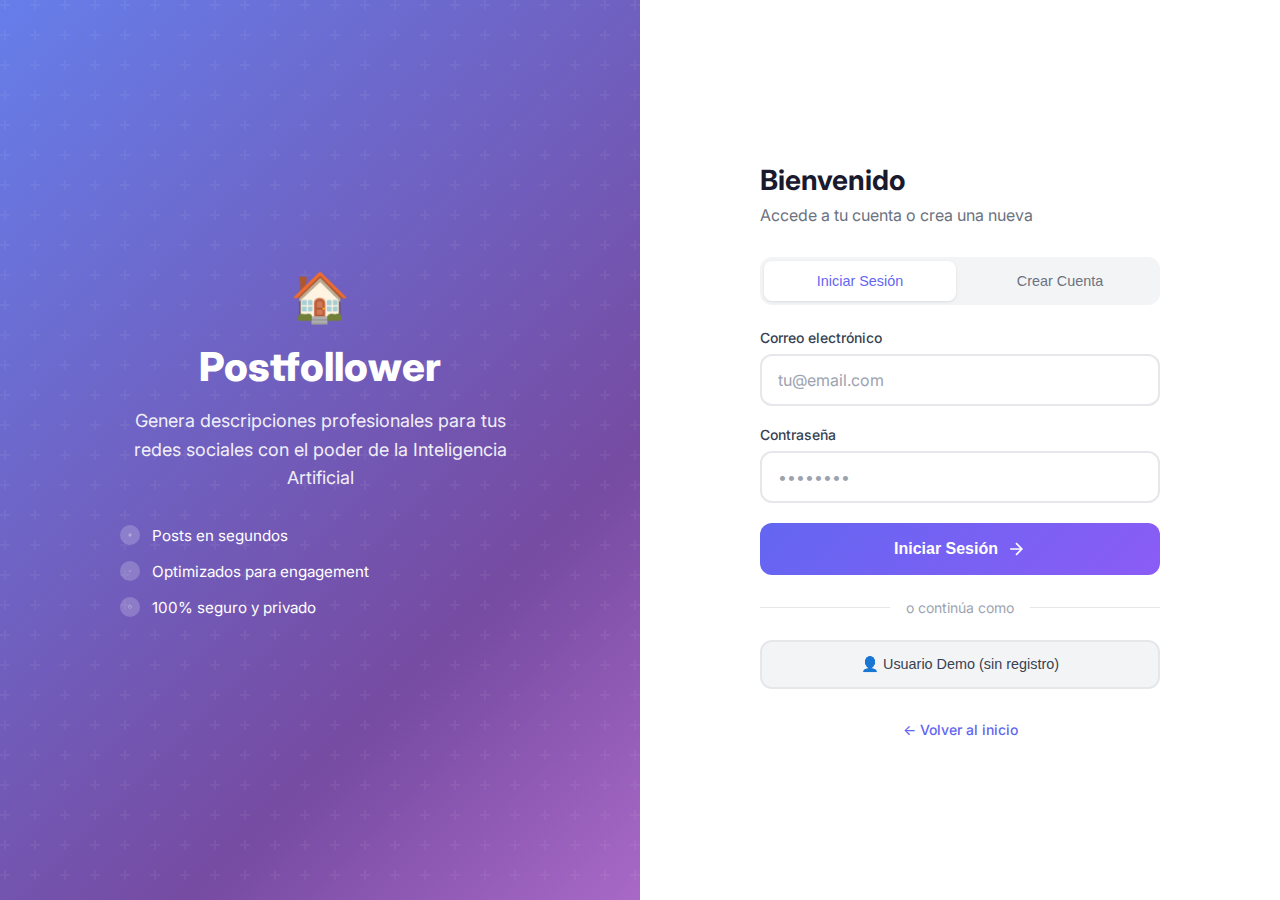
<file: login.html>
<!DOCTYPE html>
<html lang="es">
<head>
    <meta charset="UTF-8">
    <meta name="viewport" content="width=device-width, initial-scale=1.0">
    <title>Iniciar Sesión | Postfollower</title>
    <link rel="icon" type="image/svg+xml" href="data:image/svg+xml,<svg xmlns='http://www.w3.org/2000/svg' viewBox='0 0 100 100'><text y='.9em' font-size='90'>🏠</text></svg>">
    <link rel="preconnect" href="https://fonts.googleapis.com">
    <link rel="preconnect" href="https://fonts.gstatic.com" crossorigin>
    <link href="https://fonts.googleapis.com/css2?family=Inter:wght@300;400;500;600;700;800&display=swap" rel="stylesheet">
    <style>
        * { margin: 0; padding: 0; box-sizing: border-box; }
        body {
            font-family: 'Inter', sans-serif;
            min-height: 100vh;
            display: flex;
            background: linear-gradient(135deg, #667eea 0%, #764ba2 50%, #f093fb 100%);
        }
        
        .login-container {
            display: flex;
            width: 100%;
            min-height: 100vh;
        }
        
        /* Left Panel - Branding */
        .login-branding {
            flex: 1;
            display: flex;
            flex-direction: column;
            justify-content: center;
            align-items: center;
            padding: 3rem;
            color: white;
            position: relative;
            overflow: hidden;
        }
        
        .login-branding::before {
            content: '';
            position: absolute;
            inset: 0;
            background: url("data:image/svg+xml,%3Csvg width='60' height='60' viewBox='0 0 60 60' xmlns='http://www.w3.org/2000/svg'%3E%3Cg fill='none' fill-rule='evenodd'%3E%3Cg fill='%23ffffff' fill-opacity='0.05'%3E%3Cpath d='M36 34v-4h-2v4h-4v2h4v4h2v-4h4v-2h-4zm0-30V0h-2v4h-4v2h4v4h2V6h4V4h-4zM6 34v-4H4v4H0v2h4v4h2v-4h4v-2H6zM6 4V0H4v4H0v2h4v4h2V6h4V4H6z'/%3E%3C/g%3E%3C/g%3E%3C/svg%3E");
        }
        
        .branding-content {
            position: relative;
            z-index: 1;
            text-align: center;
            max-width: 400px;
        }
        
        .branding-logo {
            font-size: 3rem;
            margin-bottom: 1rem;
        }
        
        .branding-title {
            font-size: 2.5rem;
            font-weight: 800;
            margin-bottom: 1rem;
        }
        
        .branding-subtitle {
            font-size: 1.125rem;
            opacity: 0.9;
            line-height: 1.6;
            margin-bottom: 2rem;
        }
        
        .branding-features {
            text-align: left;
        }
        
        .branding-feature {
            display: flex;
            align-items: center;
            gap: 0.75rem;
            margin-bottom: 1rem;
            font-size: 0.95rem;
        }
        
        .branding-feature svg {
            flex-shrink: 0;
            background: rgba(255,255,255,0.2);
            padding: 0.5rem;
            border-radius: 50%;
        }
        
        /* Right Panel - Form */
        .login-form-panel {
            flex: 1;
            display: flex;
            align-items: center;
            justify-content: center;
            background: white;
            padding: 3rem;
        }
        
        .login-form-container {
            width: 100%;
            max-width: 400px;
        }
        
        .login-header {
            margin-bottom: 2rem;
        }
        
        .login-header h1 {
            font-size: 1.75rem;
            font-weight: 700;
            color: #1a1a2e;
            margin-bottom: 0.5rem;
        }
        
        .login-header p {
            color: #6b7280;
        }
        
        .login-tabs {
            display: flex;
            gap: 0.5rem;
            margin-bottom: 1.5rem;
            background: #f3f4f6;
            padding: 0.25rem;
            border-radius: 0.75rem;
        }
        
        .login-tab {
            flex: 1;
            padding: 0.75rem 1rem;
            border: none;
            background: transparent;
            font-size: 0.9rem;
            font-weight: 500;
            color: #6b7280;
            cursor: pointer;
            border-radius: 0.5rem;
            transition: all 0.2s;
        }
        
        .login-tab.active {
            background: white;
            color: #6366f1;
            box-shadow: 0 1px 3px rgba(0,0,0,0.1);
        }
        
        .form-group {
            margin-bottom: 1.25rem;
        }
        
        .form-group label {
            display: block;
            font-size: 0.875rem;
            font-weight: 500;
            color: #374151;
            margin-bottom: 0.5rem;
        }
        
        .form-group input {
            width: 100%;
            padding: 0.875rem 1rem;
            font-size: 1rem;
            border: 2px solid #e5e7eb;
            border-radius: 0.75rem;
            outline: none;
            transition: border-color 0.2s;
            font-family: inherit;
        }
        
        .form-group input:focus {
            border-color: #6366f1;
        }
        
        .form-group input::placeholder {
            color: #9ca3af;
        }
        
        .btn-submit {
            width: 100%;
            padding: 1rem;
            font-size: 1rem;
            font-weight: 600;
            color: white;
            background: linear-gradient(135deg, #6366f1, #8b5cf6);
            border: none;
            border-radius: 0.75rem;
            cursor: pointer;
            transition: all 0.2s;
            display: flex;
            align-items: center;
            justify-content: center;
            gap: 0.5rem;
        }
        
        .btn-submit:hover {
            transform: translateY(-2px);
            box-shadow: 0 10px 25px -5px rgba(99, 102, 241, 0.4);
        }
        
        .btn-submit:disabled {
            opacity: 0.7;
            cursor: not-allowed;
            transform: none;
        }
        
        .divider {
            display: flex;
            align-items: center;
            margin: 1.5rem 0;
            color: #9ca3af;
            font-size: 0.875rem;
        }
        
        .divider::before, .divider::after {
            content: '';
            flex: 1;
            height: 1px;
            background: #e5e7eb;
        }
        
        .divider span {
            padding: 0 1rem;
        }
        
        .btn-demo {
            width: 100%;
            padding: 0.875rem;
            font-size: 0.9rem;
            font-weight: 500;
            color: #374151;
            background: #f3f4f6;
            border: 2px solid #e5e7eb;
            border-radius: 0.75rem;
            cursor: pointer;
            transition: all 0.2s;
        }
        
        .btn-demo:hover {
            background: #e5e7eb;
        }
        
        .login-footer {
            margin-top: 2rem;
            text-align: center;
            font-size: 0.875rem;
            color: #6b7280;
        }
        
        .login-footer a {
            color: #6366f1;
            text-decoration: none;
            font-weight: 500;
        }
        
        .error-message {
            background: #fef2f2;
            color: #dc2626;
            padding: 0.75rem 1rem;
            border-radius: 0.5rem;
            font-size: 0.875rem;
            margin-bottom: 1rem;
            display: none;
        }
        
        .success-message {
            background: #f0fdf4;
            color: #16a34a;
            padding: 0.75rem 1rem;
            border-radius: 0.5rem;
            font-size: 0.875rem;
            margin-bottom: 1rem;
            display: none;
        }
        
        /* Hide register form by default */
        #registerForm { display: none; }
        
        /* Responsive */
        @media (max-width: 768px) {
            .login-container { flex-direction: column; }
            .login-branding { padding: 2rem; min-height: auto; }
            .branding-title { font-size: 1.75rem; }
            .branding-features { display: none; }
            .login-form-panel { padding: 2rem; }
        }
        
        /* Spinner */
        .spinner {
            width: 20px;
            height: 20px;
            border: 2px solid rgba(255,255,255,0.3);
            border-top-color: white;
            border-radius: 50%;
            animation: spin 1s linear infinite;
        }
        @keyframes spin { to { transform: rotate(360deg); } }
    </style>
</head>
<body>
    <div class="login-container">
        <!-- Branding Panel -->
        <div class="login-branding">
            <div class="branding-content">
                <div class="branding-logo">🏠</div>
                <h1 class="branding-title">Postfollower</h1>
                <p class="branding-subtitle">
                    Genera descripciones profesionales para tus redes sociales con el poder de la Inteligencia Artificial
                </p>
                <div class="branding-features">
                    <div class="branding-feature">
                        <svg width="20" height="20" viewBox="0 0 24 24" fill="none" stroke="currentColor" stroke-width="2"><path d="M13 2L3 14h9l-1 8 10-12h-9l1-8z"/></svg>
                        <span>Posts en segundos</span>
                    </div>
                    <div class="branding-feature">
                        <svg width="20" height="20" viewBox="0 0 24 24" fill="none" stroke="currentColor" stroke-width="2"><polyline points="20 6 9 17 4 12"/></svg>
                        <span>Optimizados para engagement</span>
                    </div>
                    <div class="branding-feature">
                        <svg width="20" height="20" viewBox="0 0 24 24" fill="none" stroke="currentColor" stroke-width="2"><path d="M12 22s8-4 8-10V5l-8-3-8 3v7c0 6 8 10 8 10z"/></svg>
                        <span>100% seguro y privado</span>
                    </div>
                </div>
            </div>
        </div>
        
        <!-- Form Panel -->
        <div class="login-form-panel">
            <div class="login-form-container">
                <div class="login-header">
                    <h1>Bienvenido</h1>
                    <p>Accede a tu cuenta o crea una nueva</p>
                </div>
                
                <div class="login-tabs">
                    <button class="login-tab active" data-tab="login">Iniciar Sesión</button>
                    <button class="login-tab" data-tab="register">Crear Cuenta</button>
                </div>
                
                <div id="errorMessage" class="error-message"></div>
                <div id="successMessage" class="success-message"></div>
                
                <!-- Login Form -->
                <form id="loginForm">
                    <div class="form-group">
                        <label for="loginEmail">Correo electrónico</label>
                        <input type="email" id="loginEmail" placeholder="tu@email.com" required>
                    </div>
                    <div class="form-group">
                        <label for="loginPassword">Contraseña</label>
                        <input type="password" id="loginPassword" placeholder="••••••••" required>
                    </div>
                    <button type="submit" class="btn-submit">
                        <span>Iniciar Sesión</span>
                        <svg width="20" height="20" viewBox="0 0 24 24" fill="none" stroke="currentColor" stroke-width="2"><path d="M5 12h14M12 5l7 7-7 7"/></svg>
                    </button>
                </form>
                
                <!-- Register Form -->
                <form id="registerForm">
                    <div class="form-group">
                        <label for="registerName">Nombre completo</label>
                        <input type="text" id="registerName" placeholder="Juan Pérez" required>
                    </div>
                    <div class="form-group">
                        <label for="registerEmail">Correo electrónico</label>
                        <input type="email" id="registerEmail" placeholder="tu@email.com" required>
                    </div>
                    <div class="form-group">
                        <label for="registerPassword">Contraseña</label>
                        <input type="password" id="registerPassword" placeholder="Mínimo 6 caracteres" required minlength="6">
                    </div>
                    <div class="form-group">
                        <label for="registerPasswordConfirm">Confirmar contraseña</label>
                        <input type="password" id="registerPasswordConfirm" placeholder="Repite tu contraseña" required>
                    </div>
                    <button type="submit" class="btn-submit">
                        <span>Crear Cuenta Gratis</span>
                        <svg width="20" height="20" viewBox="0 0 24 24" fill="none" stroke="currentColor" stroke-width="2"><path d="M5 12h14M12 5l7 7-7 7"/></svg>
                    </button>
                </form>
                
                <div class="divider"><span>o continúa como</span></div>
                
                <button class="btn-demo" onclick="loginAsDemo()">
                    👤 Usuario Demo (sin registro)
                </button>
                
                <div class="login-footer">
                    <a href="index.html">← Volver al inicio</a>
                </div>
            </div>
        </div>
    </div>
    
    <script>
        // Tab switching
        document.querySelectorAll('.login-tab').forEach(tab => {
            tab.addEventListener('click', () => {
                document.querySelectorAll('.login-tab').forEach(t => t.classList.remove('active'));
                tab.classList.add('active');
                
                const tabName = tab.dataset.tab;
                document.getElementById('loginForm').style.display = tabName === 'login' ? 'block' : 'none';
                document.getElementById('registerForm').style.display = tabName === 'register' ? 'block' : 'none';
                
                // Clear messages
                document.getElementById('errorMessage').style.display = 'none';
                document.getElementById('successMessage').style.display = 'none';
            });
        });
        
        // Login form
        document.getElementById('loginForm').addEventListener('submit', async (e) => {
            e.preventDefault();
            const email = document.getElementById('loginEmail').value;
            const password = document.getElementById('loginPassword').value;
            
            const btn = e.target.querySelector('.btn-submit');
            btn.disabled = true;
            btn.innerHTML = '<div class="spinner"></div> Verificando...';
            
            // Check localStorage for user
            const users = JSON.parse(localStorage.getItem('postfollower_users') || '[]');
            const user = users.find(u => u.email === email && u.password === password);
            
            await new Promise(r => setTimeout(r, 800)); // Simulate loading
            
            if (user) {
                localStorage.setItem('postfollower_user', JSON.stringify(user));
                window.location.href = 'dashboard.html';
            } else {
                showError('Correo o contraseña incorrectos');
                btn.disabled = false;
                btn.innerHTML = '<span>Iniciar Sesión</span><svg width="20" height="20" viewBox="0 0 24 24" fill="none" stroke="currentColor" stroke-width="2"><path d="M5 12h14M12 5l7 7-7 7"/></svg>';
            }
        });
        
        // Register form
        document.getElementById('registerForm').addEventListener('submit', async (e) => {
            e.preventDefault();
            const name = document.getElementById('registerName').value;
            const email = document.getElementById('registerEmail').value;
            const password = document.getElementById('registerPassword').value;
            const passwordConfirm = document.getElementById('registerPasswordConfirm').value;
            
            if (password !== passwordConfirm) {
                showError('Las contraseñas no coinciden');
                return;
            }
            
            const btn = e.target.querySelector('.btn-submit');
            btn.disabled = true;
            btn.innerHTML = '<div class="spinner"></div> Creando cuenta...';
            
            const users = JSON.parse(localStorage.getItem('postfollower_users') || '[]');
            
            if (users.find(u => u.email === email)) {
                showError('Este correo ya está registrado');
                btn.disabled = false;
                btn.innerHTML = '<span>Crear Cuenta Gratis</span><svg width="20" height="20" viewBox="0 0 24 24" fill="none" stroke="currentColor" stroke-width="2"><path d="M5 12h14M12 5l7 7-7 7"/></svg>';
                return;
            }
            
            await new Promise(r => setTimeout(r, 1000));
            
            const newUser = {
                id: Date.now(),
                name,
                email,
                password,
                plan: 'gratis',
                credits: 3,
                createdAt: new Date().toISOString()
            };
            
            users.push(newUser);
            localStorage.setItem('postfollower_users', JSON.stringify(users));
            localStorage.setItem('postfollower_user', JSON.stringify(newUser));
            
            showSuccess('¡Cuenta creada exitosamente!');
            await new Promise(r => setTimeout(r, 1000));
            window.location.href = 'dashboard.html';
        });
        
        // Demo login
        function loginAsDemo() {
            const demoUser = {
                id: 0,
                name: 'Usuario Demo',
                email: 'demo@Postfollower.cl',
                plan: 'gratis',
                credits: 3,
                createdAt: new Date().toISOString()
            };
            localStorage.setItem('postfollower_user', JSON.stringify(demoUser));
            window.location.href = 'dashboard.html';
        }
        
        function showError(message) {
            const el = document.getElementById('errorMessage');
            el.textContent = message;
            el.style.display = 'block';
            document.getElementById('successMessage').style.display = 'none';
        }
        
        function showSuccess(message) {
            const el = document.getElementById('successMessage');
            el.textContent = message;
            el.style.display = 'block';
            document.getElementById('errorMessage').style.display = 'none';
        }
        
        // Check if already logged in
        if (localStorage.getItem('postfollower_user')) {
            window.location.href = 'dashboard.html';
        }
    </script>
</body>
</html>
</file>
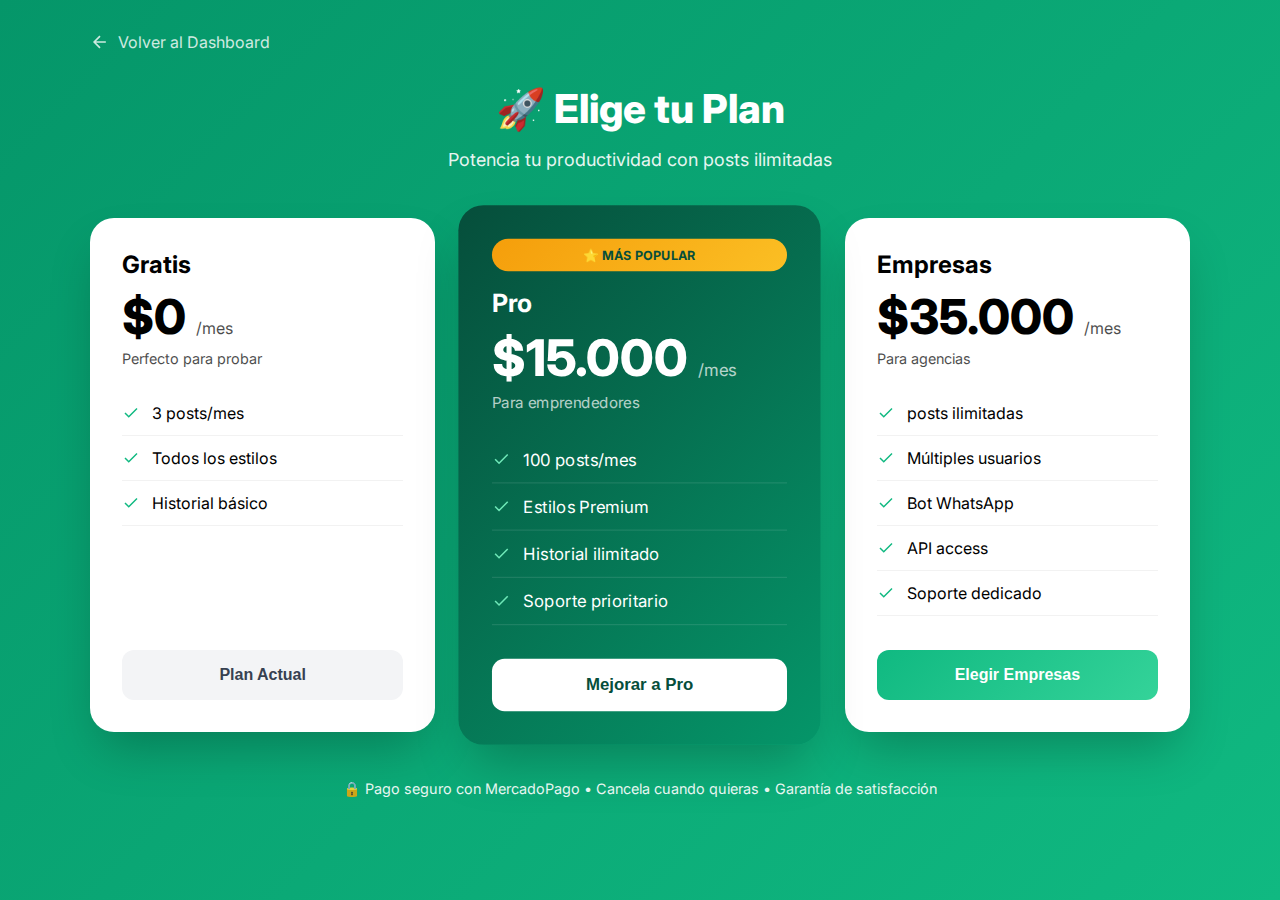
<file: planes.html>
<!DOCTYPE html>
<html lang="es">
<head>
    <meta charset="UTF-8">
    <meta name="viewport" content="width=device-width, initial-scale=1.0">
    <title>Planes | Postfollower</title>
    <link rel="icon" type="image/svg+xml" href="data:image/svg+xml,<svg xmlns='http://www.w3.org/2000/svg' viewBox='0 0 100 100'><text y='.9em' font-size='90'>🏠</text></svg>">
    <link href="https://fonts.googleapis.com/css2?family=Inter:wght@300;400;500;600;700;800&display=swap" rel="stylesheet">
    <style>
        * { margin: 0; padding: 0; box-sizing: border-box; }
        body { font-family: 'Inter', sans-serif; background: linear-gradient(135deg, #059669 0%, #10b981 100%); min-height: 100vh; padding: 2rem; }
        
        .container { max-width: 1100px; margin: 0 auto; }
        
        .header { text-align: center; color: white; margin-bottom: 3rem; }
        .header h1 { font-size: 2.5rem; font-weight: 800; margin-bottom: 1rem; }
        .header p { font-size: 1.125rem; opacity: 0.9; }
        .back-link { color: white; text-decoration: none; display: inline-flex; align-items: center; gap: 0.5rem; margin-bottom: 2rem; opacity: 0.8; }
        .back-link:hover { opacity: 1; }
        
        .plans { display: grid; grid-template-columns: repeat(3, 1fr); gap: 2rem; }
        
        .plan-card {
            background: white; border-radius: 1.5rem; padding: 2rem;
            box-shadow: 0 25px 50px -12px rgba(0, 0, 0, 0.25);
            display: flex; flex-direction: column;
            transition: transform 0.3s;
        }
        .plan-card:hover { transform: translateY(-8px); }
        .plan-card.popular {
            background: linear-gradient(135deg, #064e3b, #059669);
            color: white; transform: scale(1.05);
        }
        .plan-card.popular:hover { transform: scale(1.05) translateY(-8px); }
        
        .popular-badge {
            background: linear-gradient(135deg, #f59e0b, #fbbf24);
            color: #064e3b; font-size: 0.75rem; font-weight: 700;
            padding: 0.5rem 1rem; border-radius: 2rem;
            text-align: center; margin-bottom: 1rem;
        }
        
        .plan-name { font-size: 1.5rem; font-weight: 700; margin-bottom: 0.5rem; }
        .plan-price { font-size: 3rem; font-weight: 800; margin-bottom: 0.25rem; }
        .plan-price span { font-size: 1rem; font-weight: 400; opacity: 0.7; }
        .plan-desc { opacity: 0.7; margin-bottom: 1.5rem; font-size: 0.9rem; }
        
        .plan-features { flex: 1; list-style: none; margin-bottom: 2rem; }
        .plan-features li { display: flex; align-items: center; gap: 0.75rem; padding: 0.75rem 0; border-bottom: 1px solid rgba(0,0,0,0.05); }
        .plan-card.popular .plan-features li { border-color: rgba(255,255,255,0.1); }
        .plan-features li svg { flex-shrink: 0; color: #10b981; }
        .plan-card.popular .plan-features li svg { color: #6ee7b7; }
        
        .btn-plan {
            width: 100%; padding: 1rem; font-size: 1rem; font-weight: 600;
            border-radius: 0.75rem; cursor: pointer; border: none;
            transition: all 0.2s;
        }
        .btn-primary { background: linear-gradient(135deg, #10b981, #34d399); color: white; }
        .btn-primary:hover { box-shadow: 0 10px 25px -5px rgba(99, 102, 241, 0.4); }
        .btn-secondary { background: #f3f4f6; color: #374151; }
        .btn-secondary:hover { background: #e5e7eb; }
        .btn-white { background: white; color: #064e3b; }
        .btn-white:hover { background: #f3f4f6; }
        
        .guarantee { text-align: center; color: white; margin-top: 3rem; opacity: 0.9; }
        .guarantee p { font-size: 0.9rem; }
        
        .modal { display: none; position: fixed; inset: 0; background: rgba(0,0,0,0.6); align-items: center; justify-content: center; z-index: 1000; padding: 1rem; }
        .modal.active { display: flex; }
        .modal-content { background: white; border-radius: 1.5rem; padding: 2.5rem; max-width: 450px; width: 100%; animation: modalIn 0.3s; }
        @keyframes modalIn { from { opacity: 0; transform: scale(0.95); } to { opacity: 1; transform: scale(1); } }
        .modal-header { text-align: center; margin-bottom: 1.5rem; }
        .modal-header h2 { font-size: 1.5rem; font-weight: 700; margin-bottom: 0.5rem; }
        .modal-header p { color: #6b7280; }
        
        .form-group { margin-bottom: 1.25rem; }
        .form-group label { display: block; font-size: 0.875rem; font-weight: 500; margin-bottom: 0.5rem; }
        .form-group input { width: 100%; padding: 0.875rem; border: 2px solid #e5e7eb; border-radius: 0.5rem; font-size: 1rem; }
        .form-group input:focus { outline: none; border-color: #10b981; }
        
        .btn-close { position: absolute; top: 1rem; right: 1rem; background: none; border: none; font-size: 1.5rem; cursor: pointer; color: #9ca3af; }
        
        .success-icon { width: 60px; height: 60px; background: #10b981; border-radius: 50%; display: flex; align-items: center; justify-content: center; margin: 0 auto 1rem; }
        
        @media (max-width: 900px) { .plans { grid-template-columns: 1fr; } .plan-card.popular { transform: none; } }
    </style>
</head>
<body>
    <div class="container">
        <a href="dashboard.html" class="back-link">
            <svg width="20" height="20" viewBox="0 0 24 24" fill="none" stroke="currentColor" stroke-width="2"><path d="M19 12H5m7-7-7 7 7 7"/></svg>
            Volver al Dashboard
        </a>
        
        <div class="header">
            <h1>🚀 Elige tu Plan</h1>
            <p>Potencia tu productividad con posts ilimitadas</p>
        </div>
        
        <div class="plans">
            <!-- Gratis -->
            <div class="plan-card">
                <div class="plan-name">Gratis</div>
                <div class="plan-price">$0 <span>/mes</span></div>
                <div class="plan-desc">Perfecto para probar</div>
                <ul class="plan-features">
                    <li><svg width="18" height="18" viewBox="0 0 24 24" fill="none" stroke="currentColor" stroke-width="2"><polyline points="20 6 9 17 4 12"/></svg> 3 posts/mes</li>
                    <li><svg width="18" height="18" viewBox="0 0 24 24" fill="none" stroke="currentColor" stroke-width="2"><polyline points="20 6 9 17 4 12"/></svg> Todos los estilos</li>
                    <li><svg width="18" height="18" viewBox="0 0 24 24" fill="none" stroke="currentColor" stroke-width="2"><polyline points="20 6 9 17 4 12"/></svg> Historial básico</li>
                </ul>
                <button class="btn-plan btn-secondary" onclick="showToast('Ya tienes el plan Gratis')">Plan Actual</button>
            </div>
            
            <!-- Pro -->
            <div class="plan-card popular">
                <div class="popular-badge">⭐ MÁS POPULAR</div>
                <div class="plan-name">Pro</div>
                <div class="plan-price">$15.000 <span>/mes</span></div>
                <div class="plan-desc">Para emprendedores</div>
                <ul class="plan-features">
                    <li><svg width="18" height="18" viewBox="0 0 24 24" fill="none" stroke="currentColor" stroke-width="2"><polyline points="20 6 9 17 4 12"/></svg> 100 posts/mes</li>
                    <li><svg width="18" height="18" viewBox="0 0 24 24" fill="none" stroke="currentColor" stroke-width="2"><polyline points="20 6 9 17 4 12"/></svg> Estilos Premium</li>
                    <li><svg width="18" height="18" viewBox="0 0 24 24" fill="none" stroke="currentColor" stroke-width="2"><polyline points="20 6 9 17 4 12"/></svg> Historial ilimitado</li>
                    <li><svg width="18" height="18" viewBox="0 0 24 24" fill="none" stroke="currentColor" stroke-width="2"><polyline points="20 6 9 17 4 12"/></svg> Soporte prioritario</li>
                </ul>
                <button class="btn-plan btn-white" onclick="openPaymentModal('pro', 15000)">Mejorar a Pro</button>
            </div>
            
            <!-- Empresas -->
            <div class="plan-card">
                <div class="plan-name">Empresas</div>
                <div class="plan-price">$35.000 <span>/mes</span></div>
                <div class="plan-desc">Para agencias</div>
                <ul class="plan-features">
                    <li><svg width="18" height="18" viewBox="0 0 24 24" fill="none" stroke="currentColor" stroke-width="2"><polyline points="20 6 9 17 4 12"/></svg> posts ilimitadas</li>
                    <li><svg width="18" height="18" viewBox="0 0 24 24" fill="none" stroke="currentColor" stroke-width="2"><polyline points="20 6 9 17 4 12"/></svg> Múltiples usuarios</li>
                    <li><svg width="18" height="18" viewBox="0 0 24 24" fill="none" stroke="currentColor" stroke-width="2"><polyline points="20 6 9 17 4 12"/></svg> Bot WhatsApp</li>
                    <li><svg width="18" height="18" viewBox="0 0 24 24" fill="none" stroke="currentColor" stroke-width="2"><polyline points="20 6 9 17 4 12"/></svg> API access</li>
                    <li><svg width="18" height="18" viewBox="0 0 24 24" fill="none" stroke="currentColor" stroke-width="2"><polyline points="20 6 9 17 4 12"/></svg> Soporte dedicado</li>
                </ul>
                <button class="btn-plan btn-primary" onclick="openPaymentModal('empresas', 35000)">Elegir Empresas</button>
            </div>
        </div>
        
        <div class="guarantee">
            <p>🔒 Pago seguro con MercadoPago • Cancela cuando quieras • Garantía de satisfacción</p>
        </div>
    </div>
    
    <!-- Payment Modal -->
    <div class="modal" id="paymentModal">
        <div class="modal-content" style="position: relative;">
            <button class="btn-close" onclick="closeModal()">&times;</button>
            <div id="paymentForm">
                <div class="modal-header">
                    <h2>💳 Confirmar Pago</h2>
                    <p>Plan <span id="planNameModal">Pro</span> - <span id="planPriceModal">$15.000</span>/mes</p>
                </div>
                <div class="form-group">
                    <label>Email de facturación</label>
                    <input type="email" id="billingEmail" placeholder="tu@email.com" required>
                </div>
                <button class="btn-plan btn-primary" style="width: 100%;" onclick="processPayment()">
                    Pagar con MercadoPago
                </button>
                <p style="text-align: center; margin-top: 1rem; font-size: 0.8rem; color: #6b7280;">
                    Al continuar, aceptas nuestros términos de servicio
                </p>
            </div>
            <div id="paymentSuccess" style="display: none; text-align: center;">
                <div class="success-icon">
                    <svg width="30" height="30" viewBox="0 0 24 24" fill="none" stroke="white" stroke-width="3"><polyline points="20 6 9 17 4 12"/></svg>
                </div>
                <h2 style="margin-bottom: 0.5rem;">¡Pago Exitoso!</h2>
                <p style="color: #6b7280; margin-bottom: 1.5rem;">Tu plan ha sido activado</p>
                <button class="btn-plan btn-primary" onclick="location.href='dashboard.html'">Ir al Dashboard</button>
            </div>
        </div>
    </div>
    
    <script>
        let selectedPlan = '';
        let selectedPrice = 0;
        
        function openPaymentModal(plan, price) {
            selectedPlan = plan;
            selectedPrice = price;
            document.getElementById('planNameModal').textContent = plan.charAt(0).toUpperCase() + plan.slice(1);
            document.getElementById('planPriceModal').textContent = '$' + price.toLocaleString('es-CL');
            document.getElementById('paymentModal').classList.add('active');
            document.getElementById('paymentForm').style.display = 'block';
            document.getElementById('paymentSuccess').style.display = 'none';
        }
        
        function closeModal() {
            document.getElementById('paymentModal').classList.remove('active');
        }
        
        async function processPayment() {
            const email = document.getElementById('billingEmail').value;
            if (!email) { showToast('Ingresa tu email'); return; }
            
            // Simulate payment processing
            const btn = event.target;
            btn.disabled = true;
            btn.textContent = 'Procesando...';
            
            await new Promise(r => setTimeout(r, 2000));
            
            // Update user plan
            const user = JSON.parse(localStorage.getItem('Postfollower_user') || '{}');
            user.plan = selectedPlan;
            user.credits = selectedPlan === 'empresas' ? 999 : 100;
            user.billingEmail = email;
            localStorage.setItem('Postfollower_user', JSON.stringify(user));
            
            // Update in users array
            const users = JSON.parse(localStorage.getItem('Postfollower_users') || '[]');
            const idx = users.findIndex(u => u.email === user.email);
            if (idx >= 0) { users[idx] = user; localStorage.setItem('Postfollower_users', JSON.stringify(users)); }
            
            // Show success
            document.getElementById('paymentForm').style.display = 'none';
            document.getElementById('paymentSuccess').style.display = 'block';
        }
        
        function showToast(msg) {
            const toast = document.createElement('div');
            toast.style.cssText = 'position:fixed;bottom:2rem;right:2rem;padding:1rem 1.5rem;background:#1e293b;color:white;border-radius:0.75rem;font-size:0.9rem;z-index:10000;';
            toast.textContent = msg;
            document.body.appendChild(toast);
            setTimeout(() => toast.remove(), 3000);
        }
        
        // Close modal on backdrop click
        document.getElementById('paymentModal').addEventListener('click', (e) => {
            if (e.target.id === 'paymentModal') closeModal();
        });
    </script>
</body>
</html>
</file>
<file: css/styles.css>
/* ContenidoIA - Design System (Green/Turquoise Theme) */
:root {
    --primary-500: #10B981;
    --primary-600: #059669;
    --primary-700: #047857;
    --accent-500: #06B6D4;
    --neutral-50: #FAFAFA;
    --neutral-100: #F5F5F5;
    --neutral-200: #E5E5E5;
    --neutral-400: #A3A3A3;
    --neutral-500: #737373;
    --neutral-600: #525252;
    --neutral-700: #404040;
    --neutral-800: #262626;
    --neutral-900: #171717;
    --success: #10B981;
    --error: #EF4444;
    --gradient-primary: linear-gradient(135deg, var(--primary-500) 0%, var(--accent-500) 100%);
    --gradient-hero: linear-gradient(135deg, #064e3b 0%, #065f46 50%, #0f766e 100%);
    --font-family: 'Inter', -apple-system, BlinkMacSystemFont, sans-serif;
    --shadow-lg: 0 10px 15px -3px rgba(0, 0, 0, 0.1);
    --shadow-xl: 0 20px 25px -5px rgba(0, 0, 0, 0.1);
    --shadow-2xl: 0 25px 50px -12px rgba(0, 0, 0, 0.25);
    --radius-lg: 0.75rem;
    --radius-xl: 1rem;
    --radius-2xl: 1.5rem;
    --radius-full: 9999px;
}

*,
*::before,
*::after {
    box-sizing: border-box;
    margin: 0;
    padding: 0;
}

html {
    scroll-behavior: smooth;
}

body {
    font-family: var(--font-family);
    line-height: 1.6;
    color: var(--neutral-900);
    background: var(--neutral-50);
}

a {
    color: inherit;
    text-decoration: none;
}

.container {
    max-width: 1200px;
    margin: 0 auto;
    padding: 0 1.5rem;
}

/* Navbar */
.navbar {
    position: fixed;
    top: 0;
    left: 0;
    right: 0;
    z-index: 1000;
    background: rgba(255, 255, 255, 0.9);
    backdrop-filter: blur(20px);
    border-bottom: 1px solid rgba(0, 0, 0, 0.05);
}

.navbar-content {
    display: flex;
    align-items: center;
    justify-content: space-between;
    height: 72px;
}

.logo {
    display: flex;
    align-items: center;
    gap: 0.5rem;
    font-weight: 700;
    font-size: 1.25rem;
}

.logo-icon {
    font-size: 1.5rem;
}

.logo-highlight {
    background: var(--gradient-primary);
    -webkit-background-clip: text;
    -webkit-text-fill-color: transparent;
}

.nav-links {
    display: flex;
    gap: 2rem;
}

.nav-links a {
    font-weight: 500;
    color: var(--neutral-600);
    transition: 0.2s;
}

.nav-links a:hover {
    color: var(--primary-600);
}

.nav-buttons {
    display: flex;
    gap: 0.75rem;
}

.mobile-menu-btn {
    display: none;
    flex-direction: column;
    gap: 5px;
    background: none;
    border: none;
    cursor: pointer;
    padding: 0.5rem;
}

.mobile-menu-btn span {
    display: block;
    width: 24px;
    height: 2px;
    background: var(--neutral-700);
}

.mobile-menu {
    display: none;
    position: fixed;
    top: 72px;
    left: 0;
    right: 0;
    background: white;
    padding: 1.5rem;
    flex-direction: column;
    gap: 1rem;
    box-shadow: var(--shadow-lg);
    z-index: 999;
}

.mobile-menu.active {
    display: flex;
}

/* Buttons */
.btn {
    display: inline-flex;
    align-items: center;
    justify-content: center;
    gap: 0.5rem;
    padding: 0.75rem 1.5rem;
    font-weight: 600;
    font-size: 0.875rem;
    border-radius: var(--radius-lg);
    border: none;
    cursor: pointer;
    transition: 0.2s;
    white-space: nowrap;
}

.btn-primary {
    background: var(--gradient-primary);
    color: white;
    box-shadow: 0 4px 14px rgba(16, 185, 129, 0.4);
}

.btn-primary:hover {
    transform: translateY(-2px);
    box-shadow: 0 6px 20px rgba(16, 185, 129, 0.5);
}

.btn-ghost {
    background: transparent;
    color: var(--neutral-700);
    border: 1px solid var(--neutral-200);
}

.btn-ghost:hover {
    background: var(--neutral-100);
}

.btn-glass {
    background: rgba(255, 255, 255, 0.2);
    backdrop-filter: blur(10px);
    color: white;
    border: 1px solid rgba(255, 255, 255, 0.3);
}

.btn-lg {
    padding: 1rem 2rem;
    font-size: 1rem;
}

.btn-block {
    width: 100%;
}

/* Hero */
.hero {
    position: relative;
    min-height: 100vh;
    display: flex;
    align-items: center;
    padding-top: 72px;
    overflow: hidden;
}

.hero-bg {
    position: absolute;
    inset: 0;
    z-index: -1;
}

.hero-gradient {
    position: absolute;
    inset: 0;
    background: var(--gradient-hero);
}

.hero-pattern {
    position: absolute;
    inset: 0;
    background-image: radial-gradient(rgba(255, 255, 255, 0.1) 1px, transparent 1px);
    background-size: 40px 40px;
}

.hero-content {
    display: grid;
    grid-template-columns: 1fr 1fr;
    gap: 4rem;
    align-items: center;
    padding: 4rem 0;
}

.hero-badge {
    display: inline-flex;
    align-items: center;
    gap: 0.5rem;
    padding: 0.5rem 1rem;
    background: rgba(255, 255, 255, 0.1);
    border: 1px solid rgba(255, 255, 255, 0.2);
    border-radius: var(--radius-full);
    color: white;
    font-size: 0.875rem;
    margin-bottom: 1.5rem;
}

.hero-title {
    font-size: clamp(2.5rem, 5vw, 3.75rem);
    font-weight: 800;
    line-height: 1.1;
    color: white;
    margin-bottom: 1.5rem;
}

.gradient-text {
    background: linear-gradient(135deg, #6ee7b7 0%, #5eead4 50%, #67e8f9 100%);
    -webkit-background-clip: text;
    -webkit-text-fill-color: transparent;
}

.hero-subtitle {
    font-size: 1.125rem;
    color: rgba(255, 255, 255, 0.8);
    margin-bottom: 2rem;
    max-width: 500px;
}

.hero-cta {
    display: flex;
    gap: 1rem;
    margin-bottom: 3rem;
}

.hero-stats {
    display: flex;
    gap: 2.5rem;
}

.stat {
    display: flex;
    flex-direction: column;
}

.stat-number {
    font-size: 1.5rem;
    font-weight: 700;
    color: white;
}

.stat-label {
    font-size: 0.875rem;
    color: rgba(255, 255, 255, 0.6);
}

/* Hero Card */
.hero-image {
    display: flex;
    justify-content: center;
    align-items: center;
}

.hero-card {
    width: 100%;
    max-width: 450px;
    background: rgba(255, 255, 255, 0.1);
    backdrop-filter: blur(20px);
    border: 1px solid rgba(255, 255, 255, 0.2);
    border-radius: var(--radius-2xl);
    overflow: hidden;
    box-shadow: var(--shadow-2xl);
    animation: float 6s ease-in-out infinite;
}

@keyframes float {

    0%,
    100% {
        transform: translateY(0);
    }

    50% {
        transform: translateY(-20px);
    }
}

.card-header {
    display: flex;
    align-items: center;
    gap: 0.75rem;
    padding: 1rem;
    background: rgba(0, 0, 0, 0.2);
    border-bottom: 1px solid rgba(255, 255, 255, 0.1);
}

.card-dots {
    display: flex;
    gap: 0.5rem;
}

.card-dots span {
    width: 12px;
    height: 12px;
    border-radius: 50%;
}

.card-dots span:nth-child(1) {
    background: #ff5f56;
}

.card-dots span:nth-child(2) {
    background: #ffbd2e;
}

.card-dots span:nth-child(3) {
    background: #27ca40;
}

.card-title {
    color: white;
    font-weight: 500;
    font-size: 0.875rem;
}

.card-content {
    padding: 1.5rem;
}

.input-preview {
    display: flex;
    flex-wrap: wrap;
    gap: 0.5rem;
    margin-bottom: 1rem;
}

.input-preview .label {
    padding: 0.25rem 0.75rem;
    background: rgba(255, 255, 255, 0.15);
    border-radius: var(--radius-full);
    font-size: 0.75rem;
    color: white;
}

.output-preview {
    background: rgba(0, 0, 0, 0.2);
    border-radius: var(--radius-lg);
    padding: 1rem;
}

.typing-effect p {
    color: rgba(255, 255, 255, 0.9);
    font-size: 0.875rem;
    line-height: 1.7;
}

/* Sections */
section {
    padding: 6rem 0;
}

.section-header {
    text-align: center;
    margin-bottom: 4rem;
}

.section-badge {
    display: inline-block;
    padding: 0.5rem 1rem;
    background: #D1FAE5;
    color: var(--primary-700);
    font-size: 0.875rem;
    font-weight: 600;
    border-radius: var(--radius-full);
    margin-bottom: 1rem;
}

.section-title {
    font-size: clamp(2rem, 4vw, 2.25rem);
    font-weight: 800;
    margin-bottom: 1rem;
}

.section-subtitle {
    font-size: 1.125rem;
    color: var(--neutral-500);
    max-width: 600px;
    margin: 0 auto;
}

/* Features */
.features {
    background: white;
}

.features-grid {
    display: grid;
    grid-template-columns: repeat(3, 1fr);
    gap: 2rem;
}

.feature-card {
    padding: 2rem;
    background: var(--neutral-50);
    border-radius: var(--radius-xl);
    border: 1px solid var(--neutral-100);
    transition: 0.2s;
}

.feature-card:hover {
    transform: translateY(-4px);
    box-shadow: var(--shadow-lg);
}

.feature-icon {
    width: 56px;
    height: 56px;
    display: flex;
    align-items: center;
    justify-content: center;
    background: var(--gradient-primary);
    border-radius: var(--radius-lg);
    color: white;
    margin-bottom: 1.25rem;
}

.feature-card h3 {
    font-size: 1.125rem;
    font-weight: 600;
    margin-bottom: 0.75rem;
}

.feature-card p {
    color: var(--neutral-500);
    font-size: 0.875rem;
}

/* Demo */
.demo {
    background: var(--gradient-hero);
}

.glass-card {
    background: rgba(255, 255, 255, 0.1);
    backdrop-filter: blur(20px);
    border: 1px solid rgba(255, 255, 255, 0.2);
    border-radius: var(--radius-2xl);
    padding: 2.5rem;
}

.demo-card {
    max-width: 900px;
    margin: 0 auto;
}

.demo-header {
    text-align: center;
    margin-bottom: 2rem;
}

.demo-header h2 {
    color: white;
    font-size: 1.875rem;
    font-weight: 700;
    margin-bottom: 0.5rem;
}

.demo-header p {
    color: rgba(255, 255, 255, 0.7);
}

.demo-content {
    display: grid;
    grid-template-columns: 1fr 1fr;
    gap: 2rem;
}

.demo-form {
    display: flex;
    flex-direction: column;
    gap: 1rem;
}

.form-group {
    display: flex;
    flex-direction: column;
    gap: 0.5rem;
}

.form-group label {
    font-size: 0.875rem;
    font-weight: 500;
    color: white;
}

.form-group input,
.form-group select,
.form-group textarea {
    padding: 0.75rem 1rem;
    background: rgba(255, 255, 255, 0.1);
    border: 1px solid rgba(255, 255, 255, 0.2);
    border-radius: var(--radius-lg);
    color: white;
    font-size: 1rem;
}

.form-group input::placeholder {
    color: rgba(255, 255, 255, 0.5);
}

.form-group input:focus,
.form-group select:focus {
    outline: none;
    border-color: #6ee7b7;
}

.form-group select option {
    background: var(--neutral-800);
    color: white;
}

.demo-result {
    background: rgba(0, 0, 0, 0.2);
    border-radius: var(--radius-xl);
    padding: 1.25rem;
    display: flex;
    flex-direction: column;
    max-height: 400px;
    overflow-y: auto;
}

.result-header {
    display: flex;
    justify-content: space-between;
    align-items: center;
    margin-bottom: 1rem;
}

.result-badge {
    font-size: 0.75rem;
    color: #6ee7b7;
    font-weight: 500;
}

.result-content {
    flex: 1;
}

.result-content p {
    color: rgba(255, 255, 255, 0.9);
    font-size: 0.875rem;
    line-height: 1.8;
}

.placeholder-text {
    color: rgba(255, 255, 255, 0.4) !important;
    font-style: italic;
}

/* Pricing */
.pricing {
    background: white;
}

.pricing-grid {
    display: grid;
    grid-template-columns: repeat(3, 1fr);
    gap: 2rem;
    max-width: 1000px;
    margin: 0 auto;
}

.pricing-card {
    position: relative;
    padding: 2rem;
    background: white;
    border: 1px solid var(--neutral-200);
    border-radius: var(--radius-2xl);
    transition: 0.2s;
}

.pricing-card:hover {
    transform: translateY(-4px);
    box-shadow: var(--shadow-xl);
}

.pricing-card.popular {
    border: 2px solid var(--primary-500);
    box-shadow: var(--shadow-xl);
}

.popular-badge {
    position: absolute;
    top: -12px;
    left: 50%;
    transform: translateX(-50%);
    padding: 0.25rem 1rem;
    background: var(--gradient-primary);
    color: white;
    font-size: 0.75rem;
    font-weight: 600;
    border-radius: var(--radius-full);
}

.pricing-header {
    text-align: center;
    margin-bottom: 1.5rem;
    padding-bottom: 1.5rem;
    border-bottom: 1px solid var(--neutral-100);
}

.pricing-header h3 {
    font-size: 1.25rem;
    font-weight: 700;
    margin-bottom: 0.75rem;
}

.pricing-price {
    display: flex;
    align-items: baseline;
    justify-content: center;
    gap: 0.25rem;
}

.pricing-price .price {
    font-size: 2.25rem;
    font-weight: 800;
}

.pricing-price .period {
    color: var(--neutral-500);
}

.pricing-desc {
    color: var(--neutral-500);
    font-size: 0.875rem;
    margin-top: 0.5rem;
}

.pricing-features {
    list-style: none;
    margin-bottom: 2rem;
}

.pricing-features li {
    display: flex;
    align-items: center;
    gap: 0.75rem;
    padding: 0.75rem 0;
    font-size: 0.875rem;
    color: var(--neutral-600);
}

.pricing-features li svg {
    color: var(--success);
    flex-shrink: 0;
}

/* Testimonials */
.testimonials {
    background: var(--neutral-50);
}

.testimonials-grid {
    display: grid;
    grid-template-columns: repeat(3, 1fr);
    gap: 2rem;
}

.testimonial-card {
    background: white;
    padding: 2rem;
    border-radius: var(--radius-xl);
    box-shadow: 0 4px 6px -1px rgba(0, 0, 0, 0.1);
    transition: 0.2s;
}

.testimonial-card:hover {
    transform: translateY(-4px);
    box-shadow: var(--shadow-xl);
}

.stars {
    color: #FFC107;
    margin-bottom: 1rem;
    letter-spacing: 2px;
}

.testimonial-content p {
    color: var(--neutral-600);
    font-size: 0.875rem;
    line-height: 1.8;
    font-style: italic;
    margin-bottom: 1.5rem;
}

.testimonial-author {
    display: flex;
    align-items: center;
    gap: 1rem;
}

.author-avatar {
    width: 48px;
    height: 48px;
    display: flex;
    align-items: center;
    justify-content: center;
    background: var(--gradient-primary);
    color: white;
    font-weight: 600;
    border-radius: 50%;
}

.author-name {
    font-weight: 600;
}

.author-role {
    font-size: 0.875rem;
    color: var(--neutral-500);
}

/* CTA */
.cta {
    background: var(--gradient-hero);
    padding: 5rem 0;
}

.cta-content {
    text-align: center;
    max-width: 700px;
    margin: 0 auto;
}

.cta-content h2 {
    font-size: 1.875rem;
    font-weight: 800;
    color: white;
    margin-bottom: 1rem;
}

.cta-content>p {
    color: rgba(255, 255, 255, 0.8);
    margin-bottom: 2rem;
}

.cta-buttons {
    display: flex;
    justify-content: center;
    margin-bottom: 1.5rem;
}

.cta-note {
    font-size: 0.875rem;
    color: rgba(255, 255, 255, 0.6);
}

/* Footer */
.footer {
    background: var(--neutral-900);
    color: white;
    padding: 4rem 0 2rem;
}

.footer-content {
    display: grid;
    grid-template-columns: 2fr 3fr;
    gap: 4rem;
    margin-bottom: 3rem;
}

.footer-brand p {
    color: var(--neutral-400);
    font-size: 0.875rem;
    margin-top: 1rem;
    max-width: 300px;
}

.footer-links {
    display: grid;
    grid-template-columns: repeat(3, 1fr);
    gap: 2rem;
}

.footer-column h4 {
    font-size: 0.875rem;
    font-weight: 600;
    text-transform: uppercase;
    letter-spacing: 0.05em;
    color: var(--neutral-400);
    margin-bottom: 1rem;
}

.footer-column a {
    display: block;
    color: #D4D4D4;
    font-size: 0.875rem;
    padding: 0.5rem 0;
    transition: 0.2s;
}

.footer-column a:hover {
    color: white;
}

.footer-bottom {
    display: flex;
    justify-content: space-between;
    align-items: center;
    padding-top: 2rem;
    border-top: 1px solid var(--neutral-800);
}

.footer-bottom p {
    color: var(--neutral-500);
    font-size: 0.875rem;
}

.social-links {
    display: flex;
    gap: 1rem;
}

.social-links a {
    color: var(--neutral-400);
    transition: 0.2s;
}

.social-links a:hover {
    color: white;
}

/* Dashboard */
.dashboard-layout {
    display: grid;
    grid-template-columns: 260px 1fr;
    min-height: 100vh;
}

.sidebar {
    background: var(--neutral-900);
    color: white;
    padding: 1.5rem;
    position: fixed;
    width: 260px;
    height: 100vh;
    display: flex;
    flex-direction: column;
}

.sidebar-nav {
    flex: 1;
    margin-top: 2rem;
}

.sidebar-nav a {
    display: flex;
    align-items: center;
    gap: 0.75rem;
    padding: 0.75rem 1rem;
    border-radius: var(--radius-lg);
    color: var(--neutral-400);
    font-size: 0.875rem;
    font-weight: 500;
    transition: 0.2s;
    margin-bottom: 0.25rem;
}

.sidebar-nav a:hover,
.sidebar-nav a.active {
    background: rgba(255, 255, 255, 0.1);
    color: white;
}

.sidebar-footer {
    padding-top: 1.5rem;
    border-top: 1px solid var(--neutral-800);
}

.user-info {
    display: flex;
    align-items: center;
    gap: 0.75rem;
}

.user-avatar {
    width: 40px;
    height: 40px;
    background: var(--gradient-primary);
    border-radius: 50%;
    display: flex;
    align-items: center;
    justify-content: center;
    font-weight: 600;
}

.user-name {
    font-weight: 600;
    font-size: 0.875rem;
}

.user-plan {
    font-size: 0.75rem;
    color: var(--neutral-400);
}

.main-content {
    margin-left: 260px;
    padding: 2rem;
    background: var(--neutral-50);
}

.dashboard-header {
    margin-bottom: 2rem;
}

.dashboard-header h1 {
    font-size: 1.5rem;
    font-weight: 700;
    margin-bottom: 0.5rem;
}

.dashboard-header p {
    color: var(--neutral-500);
}

.stats-grid {
    display: grid;
    grid-template-columns: repeat(4, 1fr);
    gap: 1.5rem;
    margin-bottom: 2rem;
}

.stat-card {
    background: white;
    padding: 1.5rem;
    border-radius: var(--radius-xl);
    box-shadow: 0 1px 2px rgba(0, 0, 0, 0.05);
    border: 1px solid var(--neutral-100);
}

.stat-card-header {
    display: flex;
    justify-content: space-between;
    margin-bottom: 0.75rem;
}

.stat-card-title {
    font-size: 0.875rem;
    color: var(--neutral-500);
}

.stat-card-icon {
    width: 36px;
    height: 36px;
    display: flex;
    align-items: center;
    justify-content: center;
    background: #D1FAE5;
    color: var(--primary-600);
    border-radius: 0.5rem;
}

.stat-card-value {
    font-size: 1.875rem;
    font-weight: 700;
}

.generator-card {
    background: white;
    border-radius: var(--radius-2xl);
    box-shadow: 0 4px 6px -1px rgba(0, 0, 0, 0.1);
    overflow: hidden;
}

.generator-header {
    padding: 1.5rem;
    border-bottom: 1px solid var(--neutral-100);
}

.generator-header h2 {
    font-size: 1.25rem;
    font-weight: 600;
}

.generator-body {
    display: grid;
    grid-template-columns: 1fr 1fr;
    min-height: 500px;
}

.generator-form {
    padding: 1.5rem;
    border-right: 1px solid var(--neutral-100);
    display: flex;
    flex-direction: column;
    gap: 1.25rem;
}

.generator-form .form-group label {
    color: var(--neutral-700);
    font-weight: 500;
}

.generator-form input,
.generator-form select,
.generator-form textarea {
    padding: 0.75rem 1rem;
    border: 1px solid var(--neutral-200);
    border-radius: var(--radius-lg);
    background: white;
    color: var(--neutral-900);
}

.generator-form input:focus,
.generator-form select:focus {
    outline: none;
    border-color: #6ee7b7;
    box-shadow: 0 0 0 3px rgba(16, 185, 129, 0.1);
}

.generator-result {
    padding: 1.5rem;
    background: var(--neutral-50);
    display: flex;
    flex-direction: column;
}

.generator-result-header {
    display: flex;
    justify-content: space-between;
    align-items: center;
    margin-bottom: 1rem;
}

.generator-result-content {
    flex: 1;
    background: white;
    border-radius: var(--radius-lg);
    padding: 1.25rem;
    border: 1px solid var(--neutral-200);
    overflow-y: auto;
}

.credits-badge {
    display: inline-flex;
    align-items: center;
    gap: 0.5rem;
    padding: 0.5rem 1rem;
    background: #D1FAE5;
    color: var(--primary-700);
    font-size: 0.875rem;
    font-weight: 600;
    border-radius: var(--radius-full);
}

/* Post Cards */
.post-card {
    background: var(--neutral-50);
    border: 1px solid var(--neutral-200);
    border-radius: var(--radius-lg);
    padding: 1rem;
    margin-bottom: 1rem;
}

.post-card-header {
    display: flex;
    justify-content: space-between;
    align-items: center;
    margin-bottom: 0.75rem;
    font-size: 0.75rem;
    color: var(--neutral-500);
}

.post-card-content {
    font-size: 0.875rem;
    line-height: 1.7;
    color: var(--neutral-700);
}

.post-card-footer {
    display: flex;
    gap: 0.5rem;
    margin-top: 0.75rem;
    flex-wrap: wrap;
}

.hashtag {
    font-size: 0.75rem;
    color: var(--primary-600);
}

/* Auth */
.auth-container {
    min-height: 100vh;
    display: flex;
    align-items: center;
    justify-content: center;
    background: var(--gradient-hero);
    padding: 1.5rem;
}

.auth-card {
    width: 100%;
    max-width: 420px;
    background: white;
    border-radius: var(--radius-2xl);
    padding: 2.5rem;
    box-shadow: var(--shadow-2xl);
}

.auth-header {
    text-align: center;
    margin-bottom: 2rem;
}

.auth-header .logo {
    justify-content: center;
    margin-bottom: 1.5rem;
}

.auth-header h1 {
    font-size: 1.5rem;
    font-weight: 700;
    margin-bottom: 0.5rem;
}

.auth-header p {
    color: var(--neutral-500);
}

.auth-form {
    display: flex;
    flex-direction: column;
    gap: 1.25rem;
}

.auth-form .form-group label {
    color: var(--neutral-700);
}

.auth-form input {
    padding: 0.75rem 1rem;
    border: 1px solid var(--neutral-200);
    border-radius: var(--radius-lg);
}

.auth-form input:focus {
    outline: none;
    border-color: #6ee7b7;
    box-shadow: 0 0 0 3px rgba(16, 185, 129, 0.1);
}

.auth-footer {
    text-align: center;
    margin-top: 1.5rem;
    color: var(--neutral-500);
    font-size: 0.875rem;
}

.auth-footer a {
    color: var(--primary-600);
    font-weight: 500;
}

/* Utilities */
.spinner {
    width: 20px;
    height: 20px;
    border: 2px solid rgba(255, 255, 255, 0.3);
    border-radius: 50%;
    border-top-color: white;
    animation: spin 0.8s linear infinite;
}

@keyframes spin {
    to {
        transform: rotate(360deg);
    }
}

.toast {
    position: fixed;
    bottom: 1.5rem;
    right: 1.5rem;
    padding: 1rem 1.5rem;
    background: var(--neutral-900);
    color: white;
    border-radius: var(--radius-lg);
    box-shadow: var(--shadow-xl);
    font-size: 0.875rem;
    z-index: 10000;
    animation: slideIn 0.3s ease;
}

.toast.success {
    background: var(--success);
}

.toast.error {
    background: var(--error);
}

@keyframes slideIn {
    from {
        transform: translateX(100%);
        opacity: 0;
    }

    to {
        transform: translateX(0);
        opacity: 1;
    }
}

.copy-btn {
    display: flex;
    align-items: center;
    gap: 0.5rem;
    padding: 0.5rem 0.75rem;
    background: rgba(16, 185, 129, 0.1);
    border: none;
    border-radius: 0.5rem;
    color: var(--primary-700);
    font-size: 0.75rem;
    cursor: pointer;
}

.copy-btn:hover {
    background: rgba(16, 185, 129, 0.2);
}

/* Responsive */
@media (max-width: 1024px) {
    .hero-content {
        grid-template-columns: 1fr;
        text-align: center;
    }

    .hero-subtitle {
        margin: 0 auto 2rem;
    }

    .hero-cta {
        justify-content: center;
    }

    .hero-stats {
        justify-content: center;
    }

    .hero-image {
        display: none;
    }

    .features-grid,
    .pricing-grid,
    .testimonials-grid {
        grid-template-columns: repeat(2, 1fr);
    }

    .demo-content {
        grid-template-columns: 1fr;
    }

    .stats-grid {
        grid-template-columns: repeat(2, 1fr);
    }

    .generator-body {
        grid-template-columns: 1fr;
    }
}

@media (max-width: 768px) {

    .nav-links,
    .nav-buttons {
        display: none;
    }

    .mobile-menu-btn {
        display: flex;
    }

    .features-grid,
    .pricing-grid,
    .testimonials-grid {
        grid-template-columns: 1fr;
    }

    .footer-content {
        grid-template-columns: 1fr;
    }

    .footer-links {
        grid-template-columns: repeat(2, 1fr);
    }

    .footer-bottom {
        flex-direction: column;
        gap: 1rem;
        text-align: center;
    }

    .dashboard-layout {
        grid-template-columns: 1fr;
    }

    .sidebar {
        display: none;
    }

    .main-content {
        margin-left: 0;
    }

    .stats-grid {
        grid-template-columns: 1fr;
    }
}
</file>
